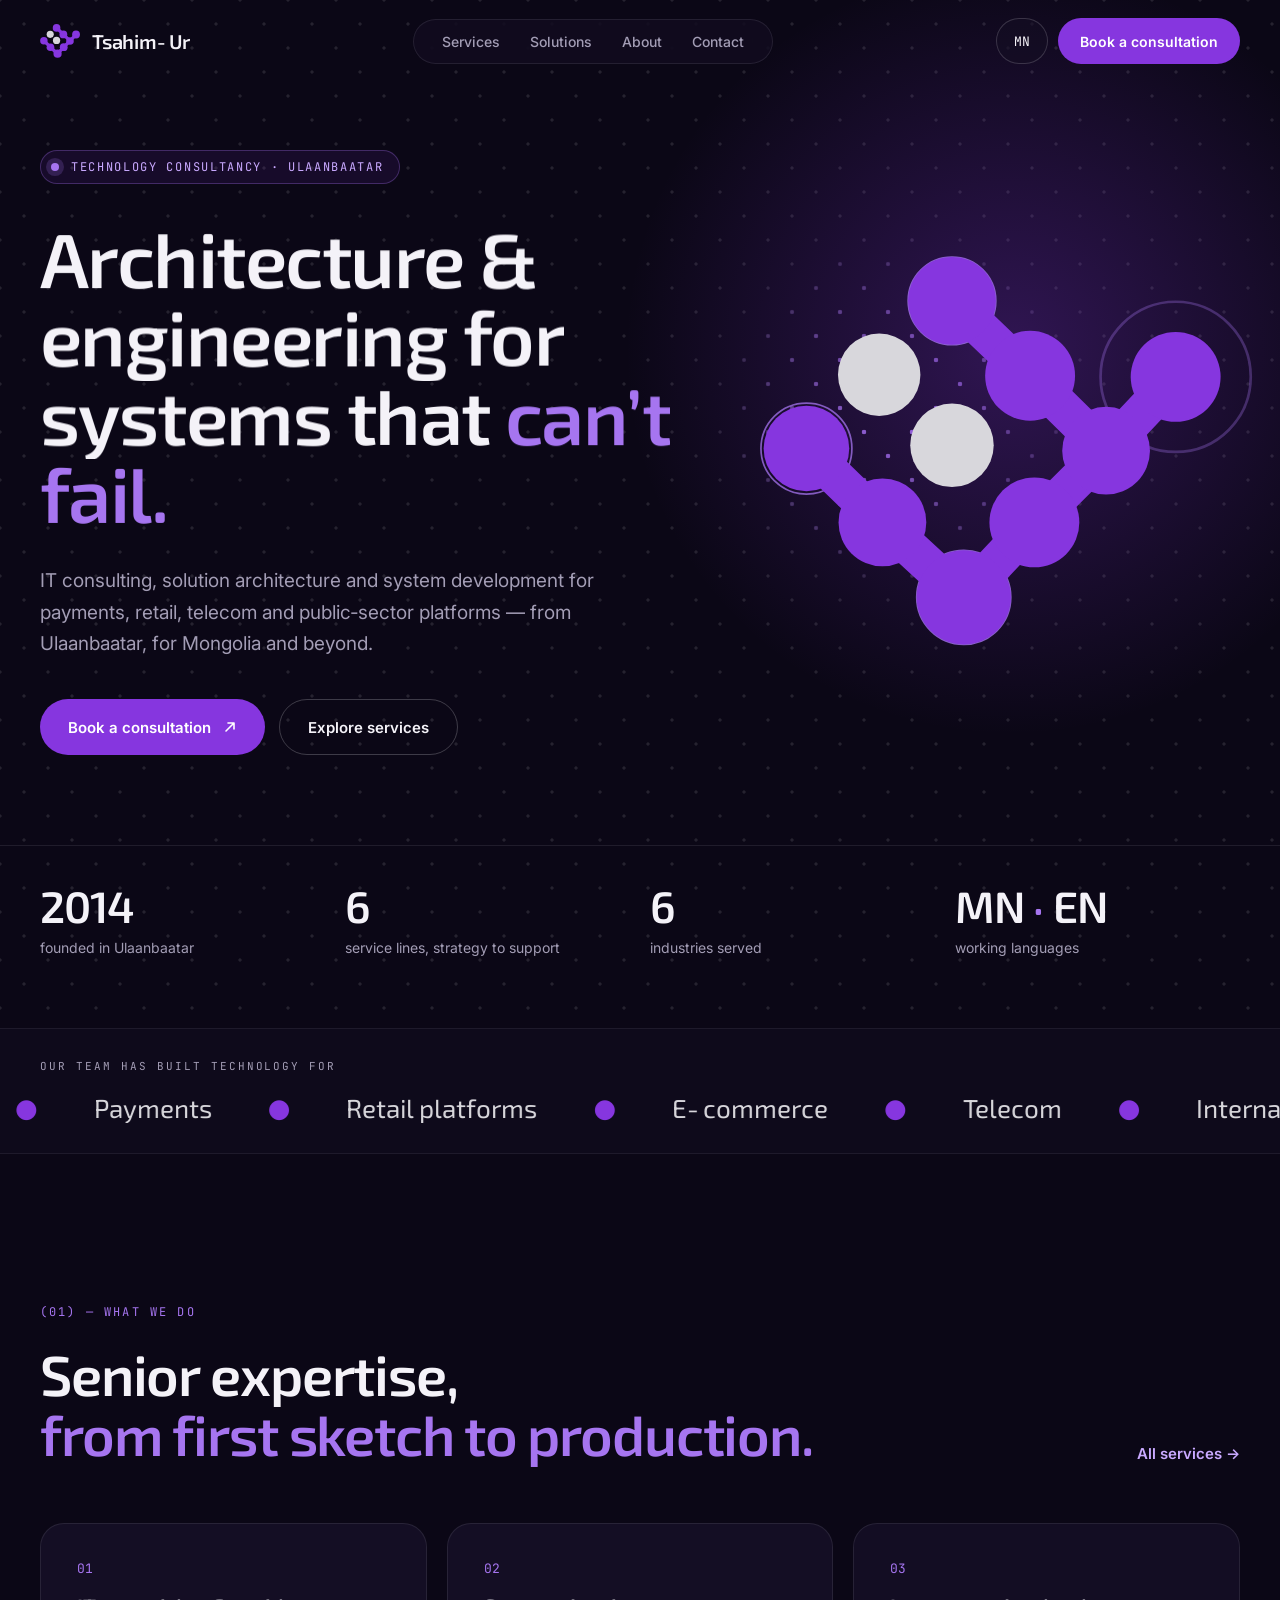
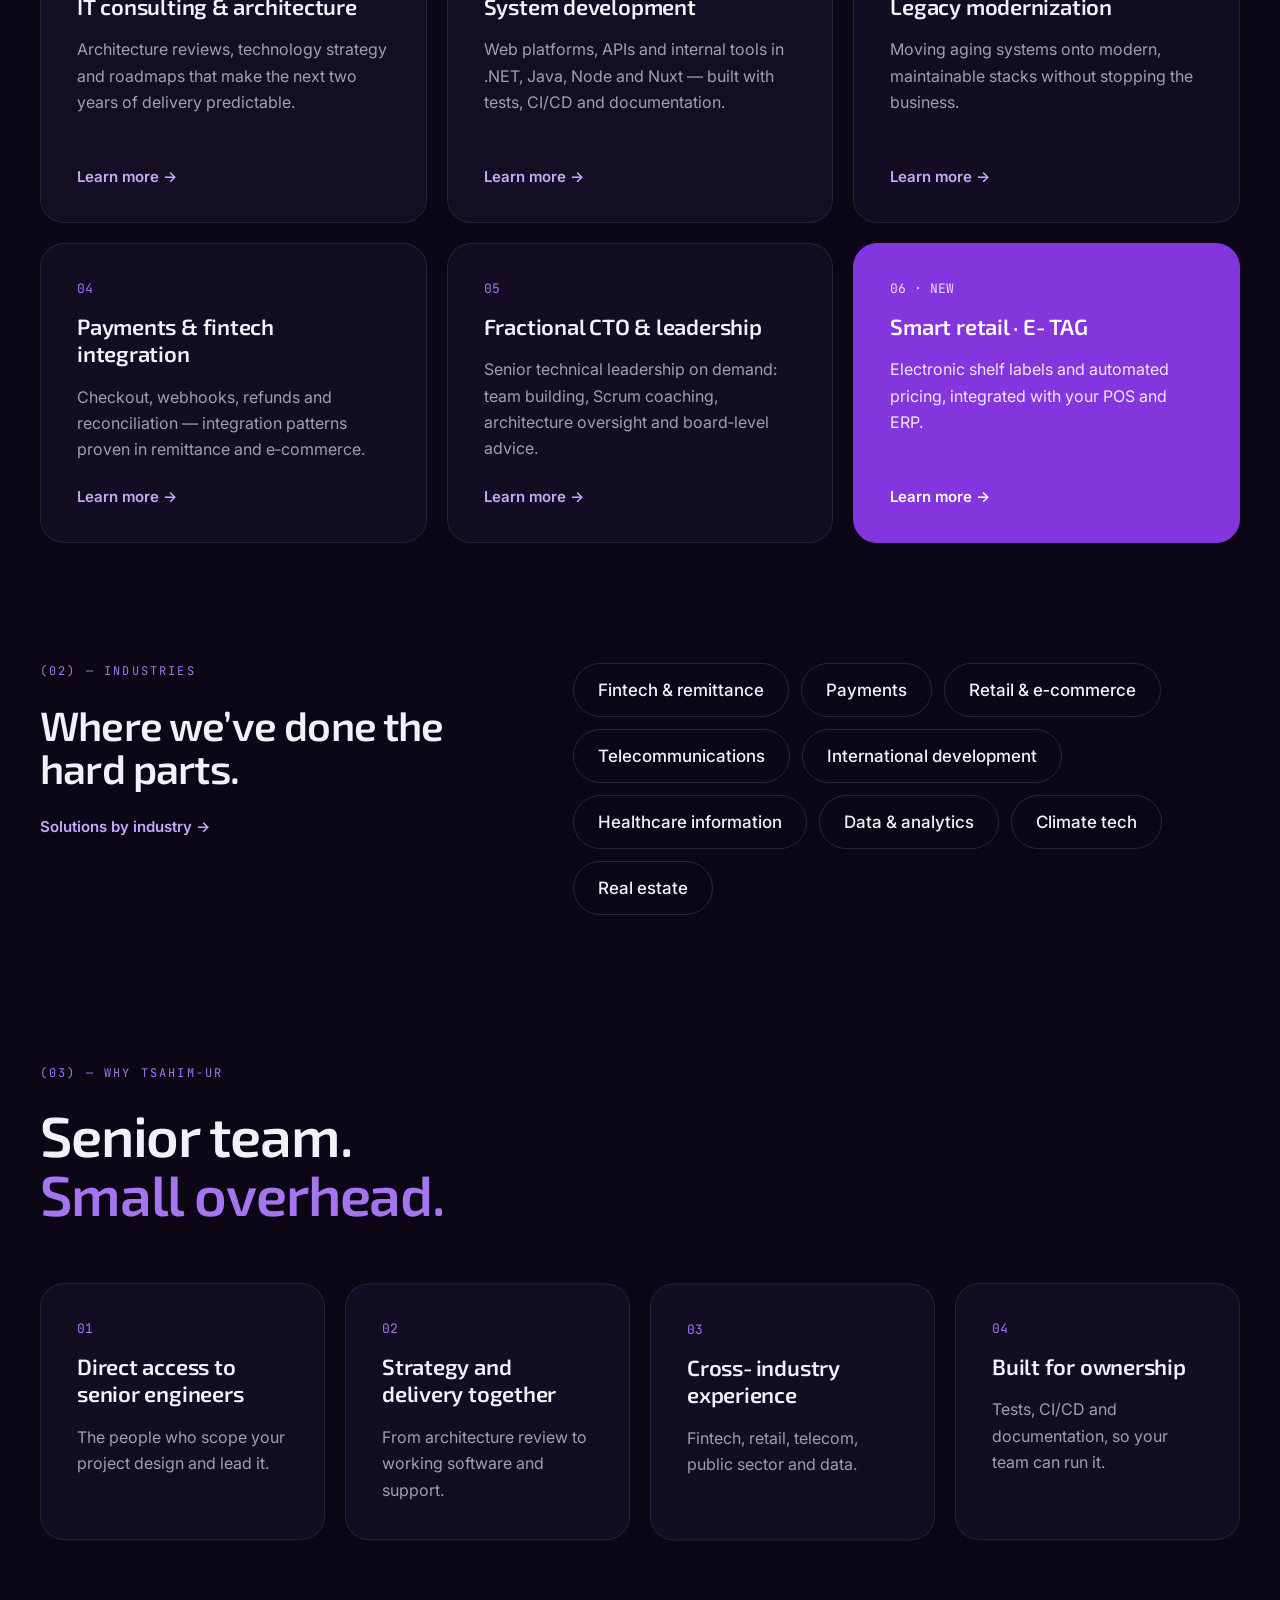
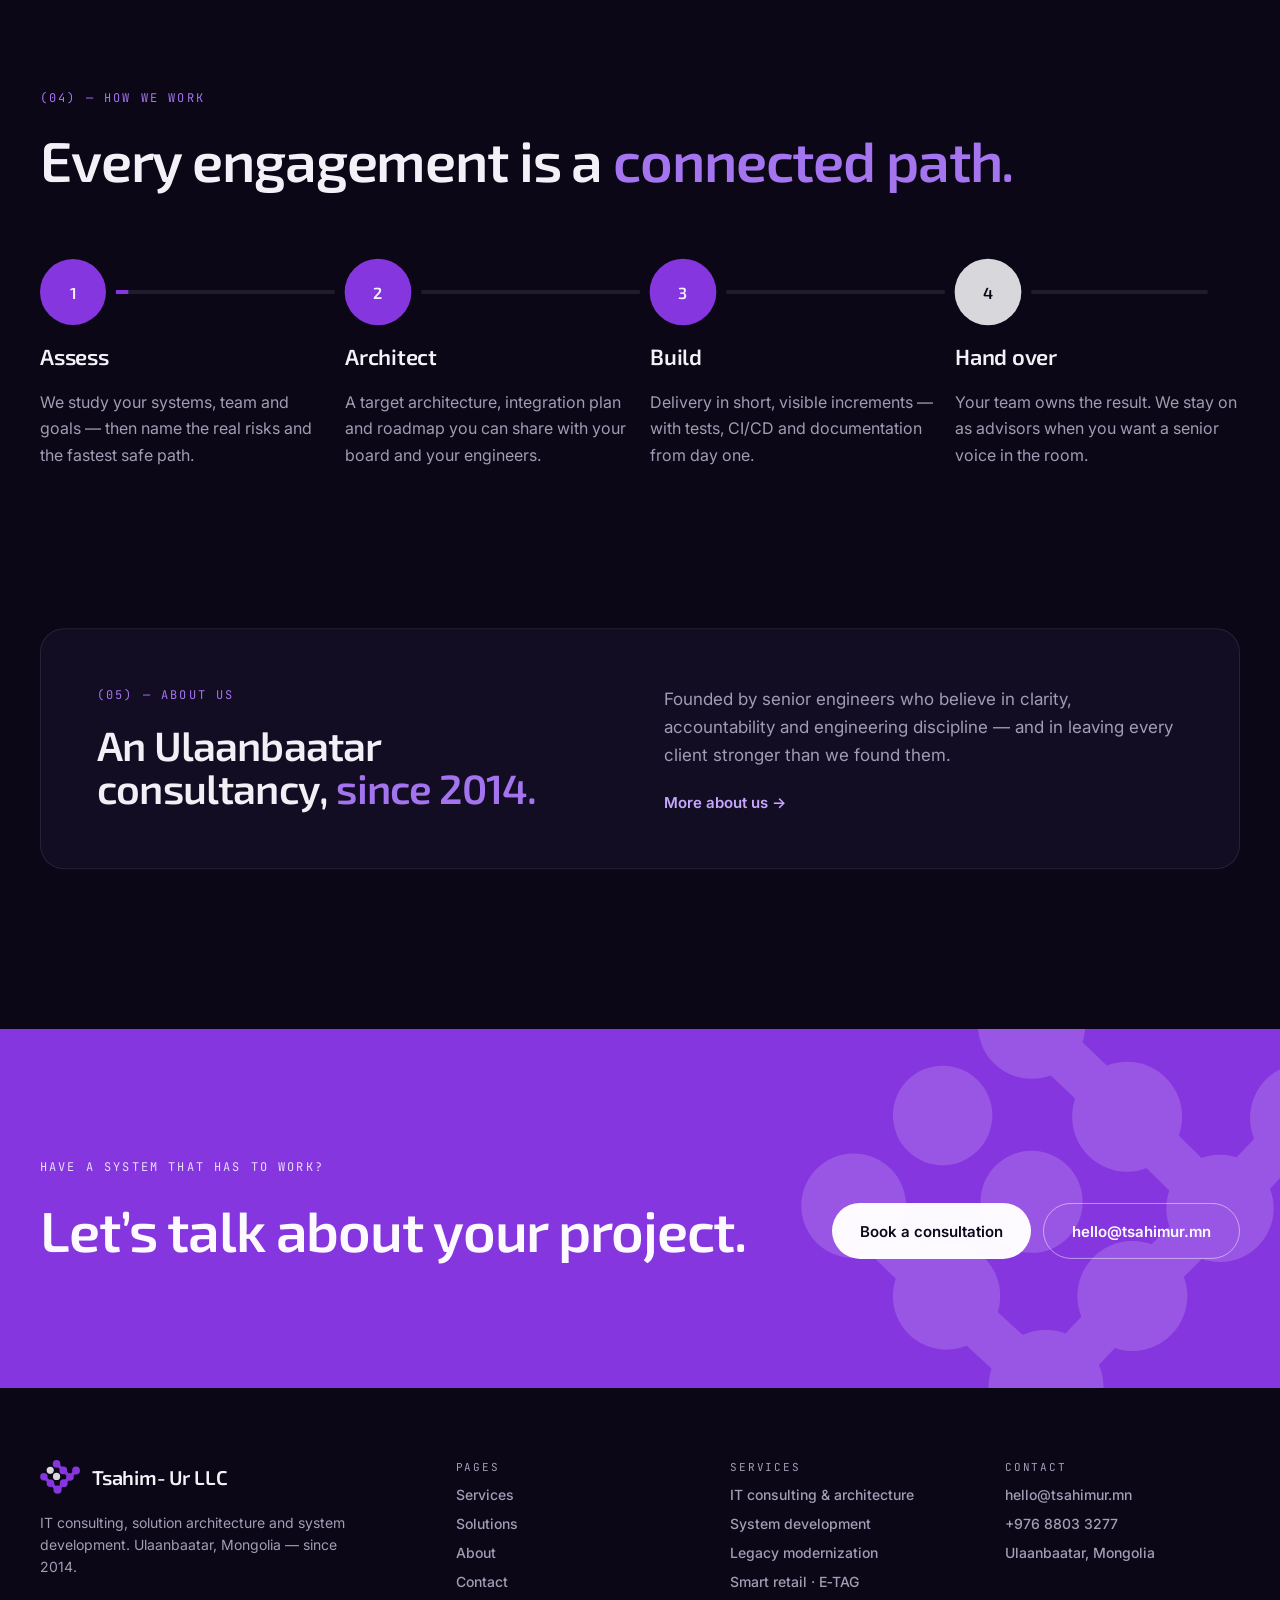
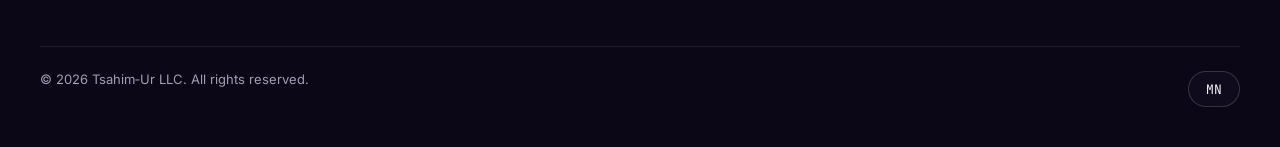
<file: index.html>
<!doctype html>
<html lang="en">
<head>
  <meta charset="utf-8">
  <meta name="viewport" content="width=device-width,initial-scale=1">
  <title>Tsahim-Ur LLC — IT Consulting & System Development</title>
  <meta name="description" content="IT consulting, solution architecture and system development for payments, retail, telecom and public-sector platforms. Ulaanbaatar, since 2014.">
  <meta name="theme-color" content="#0B0716">
  <meta name="author" content="Tsahim-Ur LLC">
  <meta name="robots" content="index,follow">
  <meta name="referrer" content="strict-origin-when-cross-origin">
  <link rel="canonical" href="https://tsahimur.mn/">
  <link rel="alternate" hreflang="en" href="https://tsahimur.mn/?lang=en">
  <link rel="alternate" hreflang="mn" href="https://tsahimur.mn/?lang=mn">
  <link rel="alternate" hreflang="x-default" href="https://tsahimur.mn/">

  <link rel="icon" sizes="48x48" href="favicon.ico">
  <link rel="icon" type="image/svg+xml" href="assets/img/logo-mark.svg">
  <link rel="icon" type="image/png" sizes="32x32" href="assets/favicons/favicon-32.png">
  <link rel="icon" type="image/png" sizes="16x16" href="assets/favicons/favicon-16.png">
  <link rel="apple-touch-icon" sizes="152x152" href="assets/favicons/apple-touch-icon-ipad-retina-152x152.png">
  <link rel="manifest" href="assets/favicons/site.webmanifest">

  <meta property="og:type" content="website">
  <meta property="og:site_name" content="Tsahim-Ur LLC">
  <meta property="og:title" content="Tsahim-Ur LLC — IT Consulting & System Development">
  <meta property="og:description" content="IT consulting, solution architecture and system development for payments, retail, telecom and public-sector platforms. Ulaanbaatar, since 2014.">
  <meta property="og:url" content="https://tsahimur.mn/">
  <meta property="og:locale" content="en_US">
  <meta property="og:locale:alternate" content="mn_MN">
  <meta property="og:image" content="https://tsahimur.mn/assets/tsahimur_logo_transparent.png">
  <meta property="og:image:alt" content="Tsahim-Ur LLC logo">
  <meta name="twitter:card" content="summary_large_image">
  <meta name="twitter:title" content="Tsahim-Ur LLC — IT Consulting & System Development">
  <meta name="twitter:description" content="IT consulting, solution architecture and system development for payments, retail, telecom and public-sector platforms. Ulaanbaatar, since 2014.">
  <meta name="twitter:image" content="https://tsahimur.mn/assets/tsahimur_logo_transparent.png">
  <script type="application/ld+json">
  {"@context":"https://schema.org","@type":"Organization","name":"Tsahim-Ur LLC","url":"https://tsahimur.mn/",
   "logo":"https://tsahimur.mn/assets/tsahimur_logo_transparent.png","email":"hello@tsahimur.mn","foundingDate":"2014",
   "address":{"@type":"PostalAddress","addressLocality":"Ulaanbaatar","addressCountry":"MN"},
   "description":"IT consulting, solution architecture and system development company in Ulaanbaatar, Mongolia."}
  </script>
  <link rel="preconnect" href="https://fonts.googleapis.com">
  <link rel="preconnect" href="https://fonts.gstatic.com" crossorigin>
  <link rel="stylesheet" href="https://fonts.googleapis.com/css2?family=Exo+2:wght@300;400;500;600;700&family=Inter:wght@300;400;500;600;700&family=JetBrains+Mono:wght@400;500&display=swap">
  <link rel="stylesheet" href="assets/css/site.css?v=202611241809">
  <script>window.SITE_URL = "https://tsahimur.mn";</script>
</head>
<body data-page="home">
<a class="skip" href="#main" data-i18n="skip">Skip to content</a>
<div class="cursor" aria-hidden="true"></div>
<div class="cursor-ring" aria-hidden="true"></div>
<header class="site-header">
  <div class="wrap">
    <a class="brand" href="./" aria-label="Tsahim-Ur home">
      <svg aria-hidden="true" viewBox="4 2 856 730"><g fill="none" stroke="#8636DF" stroke-width="70" stroke-linecap="round" stroke-linejoin="round"><polyline points="358,86 504,226 646,366 776,228"/><polyline points="646,366 512,500 380,640 228,500 86,362"/></g><g fill="#8636DF"><circle cx="358" cy="86" r="82"/><circle cx="504" cy="226" r="84"/><circle cx="646" cy="366" r="82"/><circle cx="776" cy="228" r="84"/><circle cx="512" cy="500" r="84"/><circle cx="380" cy="640" r="88"/><circle cx="228" cy="500" r="82"/><circle cx="86" cy="362" r="80"/></g><g fill="#D8D7DC"><circle cx="222" cy="224" r="76"/><circle cx="358" cy="356" r="78"/></g></svg>
      <span>Tsahim‑Ur</span>
    </a>
    <nav class="nav-links" aria-label="Primary">
      <a class="navlink" href="services/"  data-i18n="nav_services">Services</a>
      <a class="navlink" href="solutions/"  data-i18n="nav_solutions">Solutions</a>
      <a class="navlink" href="about/"  data-i18n="nav_about">About</a>
      <a class="navlink" href="contact/"  data-i18n="nav_contact">Contact</a>
    </nav>
    <div class="header-actions">
      <button class="lang-btn" type="button" data-lang-toggle data-i18n-aria="lang_switch" aria-label="Switch language"><span data-lang-label>MN</span></button>
      <a class="btn btn-v header-cta" data-magnetic href="contact/" data-i18n="cta_book">Book a consultation</a>
      <button class="menu-btn" type="button" data-menu-btn aria-expanded="false" aria-controls="mobile-nav" data-i18n-aria="menu" aria-label="Open menu">
        <svg width="18" height="18" viewBox="0 0 18 18" fill="none" aria-hidden="true"><path d="M2 6h14M2 12h14" stroke="currentColor" stroke-width="1.5" stroke-linecap="round"/></svg>
      </button>
    </div>
  </div>
  <nav class="mobile-nav" id="mobile-nav" data-mobile-nav aria-label="Mobile">
    <a class="navlink" href="./" data-i18n="nav_home">Home</a>
    <a class="navlink" href="services/" data-i18n="nav_services">Services</a>
    <a class="navlink" href="solutions/" data-i18n="nav_solutions">Solutions</a>
    <a class="navlink" href="about/" data-i18n="nav_about">About</a>
    <a class="btn btn-v" href="contact/" style="margin-top:8px;justify-content:center" data-i18n="cta_book">Book a consultation</a>
  </nav>
</header>
<main id="main">
<section class="hero">
  <div class="hero-dots" aria-hidden="true"></div>
  <div class="hero-spot" aria-hidden="true"></div>
  <div class="glow" aria-hidden="true" style="width:1100px;height:1100px;right:-280px;top:-200px"></div>
  <div class="wrap hero-grid">
    <div>
      <div class="badge" data-fade><i></i><span data-i18n="hero_badge">Technology consultancy · Ulaanbaatar</span></div>
      <h1 class="h1" data-split data-i18n="hero_title">Architecture &amp; engineering for systems that <span class="ac">can’t fail.</span></h1>
      <p class="lead" data-fade style="margin-top:34px;max-width:560px" data-i18n="hero_sub">IT consulting, solution architecture and system development for payments, retail, telecom and public‑sector platforms — from Ulaanbaatar, for Mongolia and beyond.</p>
      <div data-fade style="display:flex;flex-wrap:wrap;gap:14px;margin-top:40px">
        <a class="btn btn-v" data-magnetic href="contact/"><span data-i18n="cta_book">Book a consultation</span><svg viewBox="0 0 14 14" fill="none" aria-hidden="true"><path d="M3 11L11 3M5 3h6v6" stroke="currentColor" stroke-width="1.6" stroke-linecap="round" stroke-linejoin="round"/></svg></a>
        <a class="btn btn-o" data-magnetic href="services/" data-i18n="cta_services">Explore services</a>
      </div>
    </div>
    <div class="hero-mark" data-tilt>
      <svg role="img" aria-label="Tsahim-Ur logo" data-mark viewBox="-40 -40 936 810">
        <g fill="none" stroke="#A675F0" stroke-width="3">
          <circle data-pulse cx="776" cy="228" r="84"/><circle data-pulse cx="86" cy="362" r="80"/><circle data-pulse cx="380" cy="640" r="88"/><circle data-pulse cx="358" cy="86" r="82"/>
        </g>
        <g fill="none" stroke="#8636DF" stroke-width="70" stroke-linecap="round" stroke-linejoin="round">
          <polyline data-conn points="358,86 504,226 646,366 776,228"/>
          <polyline data-conn points="646,366 512,500 380,640 228,500 86,362"/>
        </g>
        <g fill="#8636DF">
          <circle data-node cx="86" cy="362" r="80"/><circle data-node cx="228" cy="500" r="82"/><circle data-node cx="380" cy="640" r="88"/><circle data-node cx="512" cy="500" r="84"/><circle data-node cx="646" cy="366" r="82"/><circle data-node cx="504" cy="226" r="84"/><circle data-node cx="358" cy="86" r="82"/><circle data-node cx="776" cy="228" r="84"/>
        </g>
        <g fill="#D8D7DC"><circle data-silver cx="222" cy="224" r="76"/><circle data-silver cx="358" cy="356" r="78"/></g>
      </svg>
    </div>
  </div>
  <div class="wrap g4 stats" data-fade>
    <div><div class="num"><span data-count="2014">2014</span></div><div class="small" style="margin-top:6px" data-i18n="stat1">founded in Ulaanbaatar</div></div>
    <div><div class="num"><span data-count="6">6</span></div><div class="small" style="margin-top:6px" data-i18n="stat2">service lines, strategy to support</div></div>
    <div><div class="num"><span data-count="6">6</span></div><div class="small" style="margin-top:6px" data-i18n="stat3">industries served</div></div>
    <div><div class="num">MN<span class="ac"> · </span>EN</div><div class="small" style="margin-top:6px" data-i18n="stat4">working languages</div></div>
  </div>
</section>

<section class="strip" aria-labelledby="strip-label">
  <div class="wrap mono" id="strip-label" style="font-size:11px;letter-spacing:.18em;color:var(--mist);margin-bottom:18px;text-transform:uppercase" data-i18n="strip_label">Our team has built technology for</div>
  <div class="strip-track">
    <div class="marquee" data-marquee>
      <span style="display:inline-flex;gap:56px;align-items:center;padding-right:56px"><span data-i18n="strip1">Remittance</span><b>●</b><span data-i18n="strip2">Payments</span><b>●</b><span data-i18n="strip3">Retail platforms</span><b>●</b><span data-i18n="strip4">E‑commerce</span><b>●</b><span data-i18n="strip5">Telecom</span><b>●</b><span data-i18n="strip6">International development</span><b>●</b><span data-i18n="strip7">Healthcare data</span><b>●</b><span data-i18n="strip8">Climate tech</span><b>●</b></span><span aria-hidden="true" style="display:inline-flex;gap:56px;align-items:center;padding-right:56px"><span data-i18n="strip1">Remittance</span><b>●</b><span data-i18n="strip2">Payments</span><b>●</b><span data-i18n="strip3">Retail platforms</span><b>●</b><span data-i18n="strip4">E‑commerce</span><b>●</b><span data-i18n="strip5">Telecom</span><b>●</b><span data-i18n="strip6">International development</span><b>●</b><span data-i18n="strip7">Healthcare data</span><b>●</b><span data-i18n="strip8">Climate tech</span><b>●</b></span>
    </div>
  </div>
</section>

<section style="padding:150px 0 120px">
  <div class="wrap">
    <div class="head-row">
      <div><div class="eyebrow" data-reveal data-i18n="hs_eyebrow">(01) — What we do</div><h2 class="h2" data-reveal data-i18n="hs_title">Senior expertise,<br><span class="ac">from first sketch to production.</span></h2></div>
      <a class="arrow-link" data-reveal href="services/" data-i18n="hs_all">All services →</a>
    </div>
    <div class="g3">
      <a class="card pad" data-stagger href="services/#s1" style="min-height:300px"><span class="mono ac" style="font-size:13px">01</span><h3 class="h3" data-i18n="svc1_t">IT consulting &amp; architecture</h3><p class="body" data-i18n="svc1_d">Architecture reviews, technology strategy and roadmaps that make the next two years of delivery predictable.</p><span class="arrow-link" style="margin-top:auto" data-i18n="learn_more">Learn more →</span></a>
      <a class="card pad" data-stagger href="services/#s2" style="min-height:300px"><span class="mono ac" style="font-size:13px">02</span><h3 class="h3" data-i18n="svc2_t">System development</h3><p class="body" data-i18n="svc2_d">Web platforms, APIs and internal tools in .NET, Java, Node and Nuxt — built with tests, CI/CD and documentation.</p><span class="arrow-link" style="margin-top:auto" data-i18n="learn_more">Learn more →</span></a>
      <a class="card pad" data-stagger href="services/#s3" style="min-height:300px"><span class="mono ac" style="font-size:13px">03</span><h3 class="h3" data-i18n="svc3_t">Legacy modernization</h3><p class="body" data-i18n="svc3_d">Moving aging systems onto modern, maintainable stacks without stopping the business.</p><span class="arrow-link" style="margin-top:auto" data-i18n="learn_more">Learn more →</span></a>
      <a class="card pad" data-stagger href="services/#s4" style="min-height:300px"><span class="mono ac" style="font-size:13px">04</span><h3 class="h3" data-i18n="svc4_t">Payments &amp; fintech integration</h3><p class="body" data-i18n="svc4_d">Checkout, webhooks, refunds and reconciliation — integration patterns proven in remittance and e‑commerce.</p><span class="arrow-link" style="margin-top:auto" data-i18n="learn_more">Learn more →</span></a>
      <a class="card pad" data-stagger href="services/#s5" style="min-height:300px"><span class="mono ac" style="font-size:13px">05</span><h3 class="h3" data-i18n="svc5_t">Fractional CTO &amp; leadership</h3><p class="body" data-i18n="svc5_d">Senior technical leadership on demand: team building, Scrum coaching, architecture oversight and board‑level advice.</p><span class="arrow-link" style="margin-top:auto" data-i18n="learn_more">Learn more →</span></a>
      <a class="card pad feature" data-stagger href="services/#s6" style="min-height:300px"><span class="mono" style="font-size:13px;color:#EBDDFF" data-i18n="svc6_badge">06 · NEW</span><h3 class="h3" data-i18n="svc6_t">Smart retail · E‑TAG</h3><p style="margin:0;font-size:16px;line-height:1.65;color:#F1E9FF" data-i18n="svc6_d">Electronic shelf labels and automated pricing, integrated with your POS and ERP.</p><span style="margin-top:auto;font-weight:600;font-size:15px" data-i18n="learn_more">Learn more →</span></a>
    </div>
  </div>
</section>

<section class="section">
  <div class="wrap split" style="grid-template-columns:minmax(0,1fr) minmax(0,1.4fr);align-items:start">
    <div>
      <div class="eyebrow" data-reveal data-i18n="hi_eyebrow">(02) — Industries</div>
      <h2 class="h2 sm" data-reveal data-i18n="hi_title">Where we’ve done the hard parts.</h2>
      <a class="arrow-link" data-reveal href="solutions/" style="margin-top:28px" data-i18n="hi_link">Solutions by industry →</a>
    </div>
    <div data-reveal style="display:flex;flex-wrap:wrap;gap:12px">
      <span class="pill" data-i18n="chip1">Fintech &amp; remittance</span><span class="pill" data-i18n="chip2">Payments</span><span class="pill" data-i18n="chip3">Retail &amp; e‑commerce</span><span class="pill" data-i18n="chip4">Telecommunications</span><span class="pill" data-i18n="chip5">International development</span><span class="pill" data-i18n="chip6">Healthcare information</span><span class="pill" data-i18n="chip7">Data &amp; analytics</span><span class="pill" data-i18n="chip8">Climate tech</span><span class="pill" data-i18n="chip9">Real estate</span>
    </div>
  </div>
</section>

<section class="section">
  <div class="wrap">
    <div class="eyebrow" data-reveal data-i18n="why_eyebrow">(03) — Why Tsahim‑Ur</div>
    <h2 class="h2" data-reveal style="margin-bottom:60px" data-i18n="why_title">Senior team.<br><span class="ac">Small overhead.</span></h2>
    <div class="g4">
      <div class="card pad" data-stagger><span class="mono ac" style="font-size:13px">01</span><h3 class="h3" data-i18n="why1_t">Direct access to senior engineers</h3><p class="body" data-i18n="why1_d">The people who scope your project design and lead it.</p></div>
      <div class="card pad" data-stagger><span class="mono ac" style="font-size:13px">02</span><h3 class="h3" data-i18n="why2_t">Strategy and delivery together</h3><p class="body" data-i18n="why2_d">From architecture review to working software and support.</p></div>
      <div class="card pad" data-stagger><span class="mono ac" style="font-size:13px">03</span><h3 class="h3" data-i18n="why3_t">Cross‑industry experience</h3><p class="body" data-i18n="why3_d">Fintech, retail, telecom, public sector and data.</p></div>
      <div class="card pad" data-stagger><span class="mono ac" style="font-size:13px">04</span><h3 class="h3" data-i18n="why4_t">Built for ownership</h3><p class="body" data-i18n="why4_d">Tests, CI/CD and documentation, so your team can run it.</p></div>
    </div>
  </div>
</section>

<section class="section" data-path-sec style="padding-bottom:160px">
  <div class="wrap">
    <div class="eyebrow" data-reveal data-i18n="how_eyebrow">(04) — How we work</div>
    <h2 class="h2" data-reveal style="margin-bottom:70px" data-i18n="how_title">Every engagement is a <span class="ac">connected path.</span></h2>
    <div class="path">
      <div class="path-line" aria-hidden="true"><i data-pathline></i></div>
      <ol class="g4" style="position:relative;margin:0;padding:0;list-style:none">
        <li class="step"><span class="step-node">1</span><h3 class="h3" data-i18n="how1_t">Assess</h3><p class="body" data-i18n="how1_d">We study your systems, team and goals — then name the real risks and the fastest safe path.</p></li>
        <li class="step"><span class="step-node">2</span><h3 class="h3" data-i18n="how2_t">Architect</h3><p class="body" data-i18n="how2_d">A target architecture, integration plan and roadmap you can share with your board and your engineers.</p></li>
        <li class="step"><span class="step-node">3</span><h3 class="h3" data-i18n="how3_t">Build</h3><p class="body" data-i18n="how3_d">Delivery in short, visible increments — with tests, CI/CD and documentation from day one.</p></li>
        <li class="step"><span class="step-node silver">4</span><h3 class="h3" data-i18n="how4_t">Hand over</h3><p class="body" data-i18n="how4_d">Your team owns the result. We stay on as advisors when you want a senior voice in the room.</p></li>
      </ol>
    </div>
  </div>
</section>

<section class="section" style="padding-bottom:160px">
  <div class="wrap">
    <div class="card split" data-reveal style="padding:56px;align-items:center;gap:48px">
      <div><div class="eyebrow" style="margin-bottom:20px" data-i18n="ha_eyebrow">(05) — About us</div><h2 class="h2 sm" data-i18n="ha_title">An Ulaanbaatar consultancy, <span class="ac">since 2014.</span></h2></div>
      <div style="display:flex;flex-direction:column;gap:24px;align-items:flex-start"><p class="lead" style="font-size:17px" data-i18n="ha_body">Founded by senior engineers who believe in clarity, accountability and engineering discipline — and in leaving every client stronger than we found them.</p><a class="arrow-link" href="about/" data-i18n="ha_link">More about us →</a></div>
    </div>
  </div>
</section>
</main>
<section class="cta-band">
  <svg class="mark" aria-hidden="true" viewBox="4 2 856 730"><g fill="none" stroke="#fff" stroke-width="70" stroke-linecap="round" stroke-linejoin="round"><polyline points="358,86 504,226 646,366 776,228"/><polyline points="646,366 512,500 380,640 228,500 86,362"/></g><g fill="#fff"><circle cx="358" cy="86" r="82"/><circle cx="504" cy="226" r="84"/><circle cx="646" cy="366" r="82"/><circle cx="776" cy="228" r="84"/><circle cx="512" cy="500" r="84"/><circle cx="380" cy="640" r="88"/><circle cx="228" cy="500" r="82"/><circle cx="86" cy="362" r="80"/><circle cx="222" cy="224" r="76"/><circle cx="358" cy="356" r="78"/></g></svg>
  <div class="wrap">
    <div style="max-width:760px">
      <div class="eyebrow" data-reveal style="color:#EBDDFF" data-i18n="band_eyebrow">Have a system that has to work?</div>
      <h2 class="h2" data-reveal style="color:#fff" data-i18n="band_title">Let’s talk about your project.</h2>
    </div>
    <div data-reveal style="display:flex;flex-wrap:wrap;gap:12px">
      <a class="btn btn-w" data-magnetic href="contact/" data-i18n="cta_book">Book a consultation</a>
      <a class="btn btn-ow" data-magnetic href="mailto:hello@tsahimur.mn">hello@tsahimur.mn</a>
    </div>
  </div>
</section>
<footer class="site-footer">
  <div class="wrap">
    <div class="foot-grid">
      <div class="foot-col" style="gap:18px">
        <span class="brand"><svg aria-hidden="true" viewBox="4 2 856 730"><g fill="none" stroke="#8636DF" stroke-width="70" stroke-linecap="round" stroke-linejoin="round"><polyline points="358,86 504,226 646,366 776,228"/><polyline points="646,366 512,500 380,640 228,500 86,362"/></g><g fill="#8636DF"><circle cx="358" cy="86" r="82"/><circle cx="504" cy="226" r="84"/><circle cx="646" cy="366" r="82"/><circle cx="776" cy="228" r="84"/><circle cx="512" cy="500" r="84"/><circle cx="380" cy="640" r="88"/><circle cx="228" cy="500" r="82"/><circle cx="86" cy="362" r="80"/></g><g fill="#D8D7DC"><circle cx="222" cy="224" r="76"/><circle cx="358" cy="356" r="78"/></g></svg><span>Tsahim‑Ur LLC</span></span>
        <p class="small" style="margin:0;max-width:320px" data-i18n="foot_tag">IT consulting, solution architecture and system development. Ulaanbaatar, Mongolia — since 2014.</p>
      </div>
      <nav class="foot-col" aria-label="Footer">
        <span class="foot-label" data-i18n="foot_pages">Pages</span>
        <a class="navlink" href="services/" data-i18n="nav_services">Services</a>
        <a class="navlink" href="solutions/" data-i18n="nav_solutions">Solutions</a>
        <a class="navlink" href="about/" data-i18n="nav_about">About</a>
        <a class="navlink" href="contact/" data-i18n="nav_contact">Contact</a>
      </nav>
      <div class="foot-col">
        <span class="foot-label" data-i18n="foot_services">Services</span>
        <a class="navlink" href="services/#s1" data-i18n="svc1_t">IT consulting &amp; architecture</a>
        <a class="navlink" href="services/#s2" data-i18n="svc2_t">System development</a>
        <a class="navlink" href="services/#s3" data-i18n="svc3_t">Legacy modernization</a>
        <a class="navlink" href="services/#s6" data-i18n="svc6_t">Smart retail · E‑TAG</a>
      </div>
      <div class="foot-col">
        <span class="foot-label" data-i18n="foot_contact">Contact</span>
        <a class="navlink" href="mailto:hello@tsahimur.mn">hello@tsahimur.mn</a>
        <a class="navlink" href="tel:+97688033277">+976 8803 3277</a>
        <span class="navlink" data-i18n="foot_loc">Ulaanbaatar, Mongolia</span>
      </div>
    </div>
    <div class="line" style="margin:56px 0 24px"></div>
    <div class="foot-bottom">
      <span>© <span data-year>2026</span> Tsahim‑Ur LLC. <span data-i18n="foot_rights">All rights reserved.</span></span>
      <button class="lang-btn" type="button" data-lang-toggle data-i18n-aria="lang_switch" aria-label="Switch language" style="height:36px"><span data-lang-label>MN</span></button>
    </div>
  </div>
</footer>
<script src="assets/js/i18n.js?v=202611241809"></script>
<script src="assets/vendor/gsap.min.js"></script>
<script src="assets/vendor/ScrollTrigger.min.js"></script>
<script src="assets/vendor/lenis.min.js"></script>
<script src="assets/js/site.js?v=202611241809"></script>
</body>
</html>
</file>
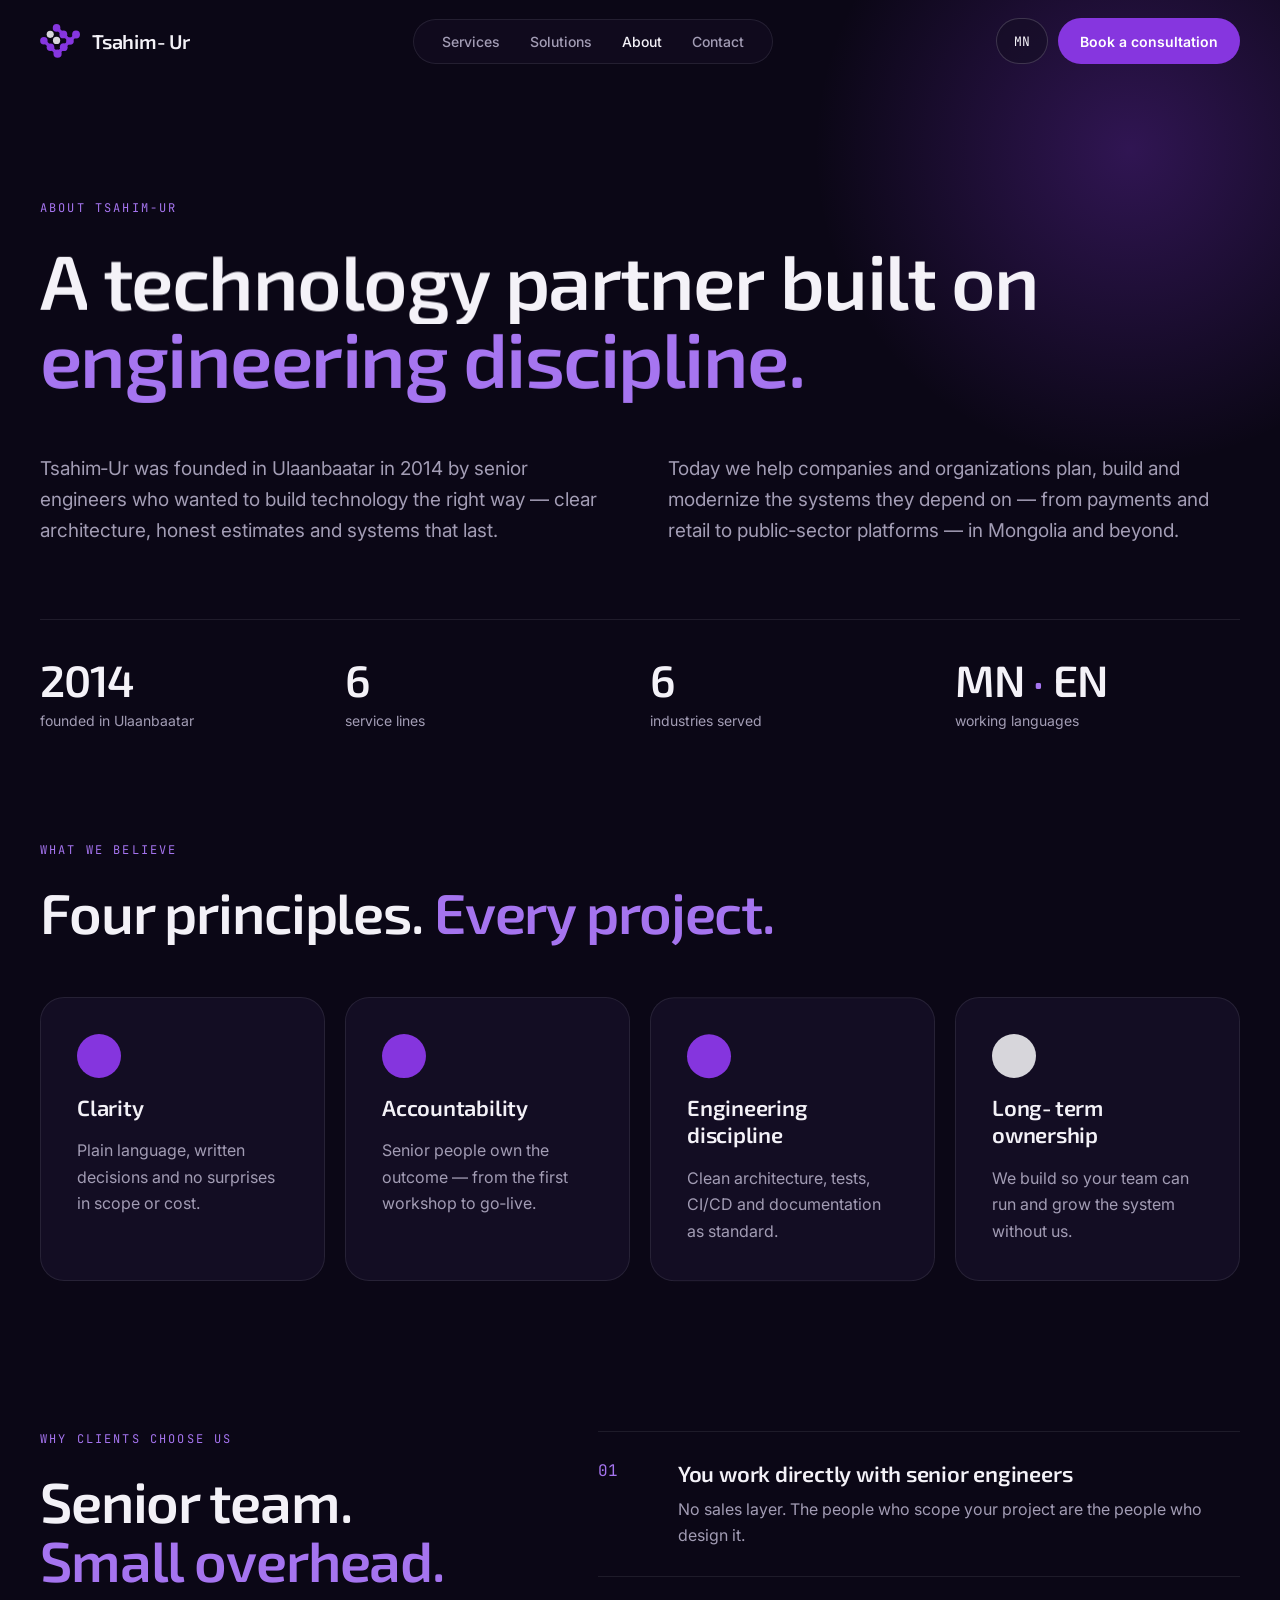
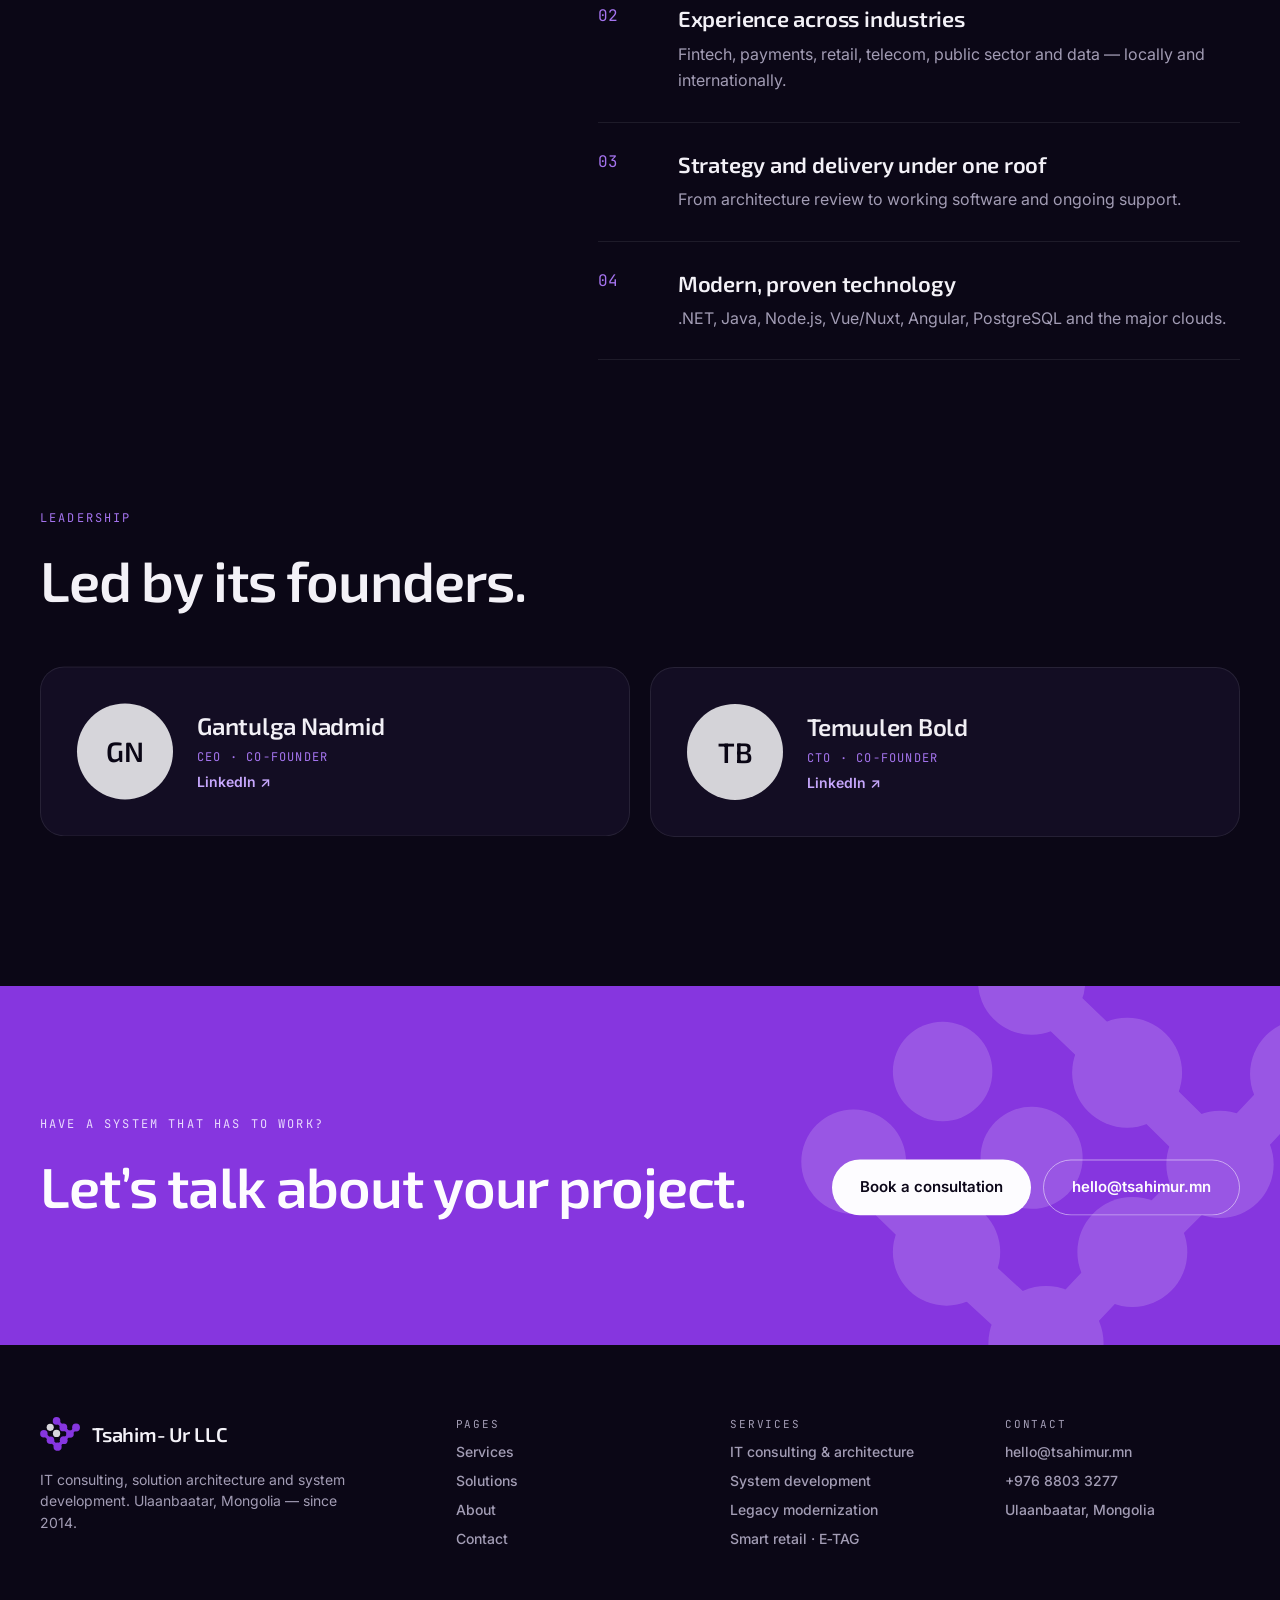
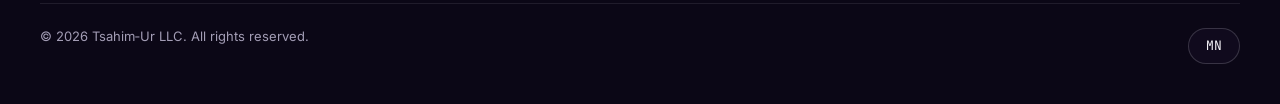
<file: about/index.html>
<!doctype html>
<html lang="en">
<head>
  <meta charset="utf-8">
  <meta name="viewport" content="width=device-width,initial-scale=1">
  <title>About — Tsahim-Ur LLC</title>
  <meta name="description" content="An Ulaanbaatar technology consultancy founded in 2014 by senior engineers. Clarity, accountability and engineering discipline.">
  <meta name="theme-color" content="#0B0716">
  <meta name="author" content="Tsahim-Ur LLC">
  <meta name="robots" content="index,follow">
  <meta name="referrer" content="strict-origin-when-cross-origin">
  <link rel="canonical" href="https://tsahimur.mn/about/">
  <link rel="alternate" hreflang="en" href="https://tsahimur.mn/about/?lang=en">
  <link rel="alternate" hreflang="mn" href="https://tsahimur.mn/about/?lang=mn">
  <link rel="alternate" hreflang="x-default" href="https://tsahimur.mn/about/">

  <link rel="icon" sizes="48x48" href="../favicon.ico">
  <link rel="icon" type="image/svg+xml" href="../assets/img/logo-mark.svg">
  <link rel="icon" type="image/png" sizes="32x32" href="../assets/favicons/favicon-32.png">
  <link rel="icon" type="image/png" sizes="16x16" href="../assets/favicons/favicon-16.png">
  <link rel="apple-touch-icon" sizes="152x152" href="../assets/favicons/apple-touch-icon-ipad-retina-152x152.png">
  <link rel="manifest" href="../assets/favicons/site.webmanifest">

  <meta property="og:type" content="website">
  <meta property="og:site_name" content="Tsahim-Ur LLC">
  <meta property="og:title" content="About — Tsahim-Ur LLC">
  <meta property="og:description" content="An Ulaanbaatar technology consultancy founded in 2014 by senior engineers. Clarity, accountability and engineering discipline.">
  <meta property="og:url" content="https://tsahimur.mn/about/">
  <meta property="og:locale" content="en_US">
  <meta property="og:locale:alternate" content="mn_MN">
  <meta property="og:image" content="https://tsahimur.mn/assets/tsahimur_logo_transparent.png">
  <meta property="og:image:alt" content="Tsahim-Ur LLC logo">
  <meta name="twitter:card" content="summary_large_image">
  <meta name="twitter:title" content="About — Tsahim-Ur LLC">
  <meta name="twitter:description" content="An Ulaanbaatar technology consultancy founded in 2014 by senior engineers. Clarity, accountability and engineering discipline.">
  <meta name="twitter:image" content="https://tsahimur.mn/assets/tsahimur_logo_transparent.png">

  <link rel="preconnect" href="https://fonts.googleapis.com">
  <link rel="preconnect" href="https://fonts.gstatic.com" crossorigin>
  <link rel="stylesheet" href="https://fonts.googleapis.com/css2?family=Exo+2:wght@300;400;500;600;700&family=Inter:wght@300;400;500;600;700&family=JetBrains+Mono:wght@400;500&display=swap">
  <link rel="stylesheet" href="../assets/css/site.css?v=202611241809">
  <script>window.SITE_URL = "https://tsahimur.mn";</script>
</head>
<body data-page="about">
<a class="skip" href="#main" data-i18n="skip">Skip to content</a>
<div class="cursor" aria-hidden="true"></div>
<div class="cursor-ring" aria-hidden="true"></div>
<header class="site-header">
  <div class="wrap">
    <a class="brand" href="../" aria-label="Tsahim-Ur home">
      <svg aria-hidden="true" viewBox="4 2 856 730"><g fill="none" stroke="#8636DF" stroke-width="70" stroke-linecap="round" stroke-linejoin="round"><polyline points="358,86 504,226 646,366 776,228"/><polyline points="646,366 512,500 380,640 228,500 86,362"/></g><g fill="#8636DF"><circle cx="358" cy="86" r="82"/><circle cx="504" cy="226" r="84"/><circle cx="646" cy="366" r="82"/><circle cx="776" cy="228" r="84"/><circle cx="512" cy="500" r="84"/><circle cx="380" cy="640" r="88"/><circle cx="228" cy="500" r="82"/><circle cx="86" cy="362" r="80"/></g><g fill="#D8D7DC"><circle cx="222" cy="224" r="76"/><circle cx="358" cy="356" r="78"/></g></svg>
      <span>Tsahim‑Ur</span>
    </a>
    <nav class="nav-links" aria-label="Primary">
      <a class="navlink" href="../services/"  data-i18n="nav_services">Services</a>
      <a class="navlink" href="../solutions/"  data-i18n="nav_solutions">Solutions</a>
      <a class="navlink" href="../about/" aria-current="page" data-i18n="nav_about">About</a>
      <a class="navlink" href="../contact/"  data-i18n="nav_contact">Contact</a>
    </nav>
    <div class="header-actions">
      <button class="lang-btn" type="button" data-lang-toggle data-i18n-aria="lang_switch" aria-label="Switch language"><span data-lang-label>MN</span></button>
      <a class="btn btn-v header-cta" data-magnetic href="../contact/" data-i18n="cta_book">Book a consultation</a>
      <button class="menu-btn" type="button" data-menu-btn aria-expanded="false" aria-controls="mobile-nav" data-i18n-aria="menu" aria-label="Open menu">
        <svg width="18" height="18" viewBox="0 0 18 18" fill="none" aria-hidden="true"><path d="M2 6h14M2 12h14" stroke="currentColor" stroke-width="1.5" stroke-linecap="round"/></svg>
      </button>
    </div>
  </div>
  <nav class="mobile-nav" id="mobile-nav" data-mobile-nav aria-label="Mobile">
    <a class="navlink" href="../" data-i18n="nav_home">Home</a>
    <a class="navlink" href="../services/" data-i18n="nav_services">Services</a>
    <a class="navlink" href="../solutions/" data-i18n="nav_solutions">Solutions</a>
    <a class="navlink" href="../about/" data-i18n="nav_about">About</a>
    <a class="btn btn-v" href="../contact/" style="margin-top:8px;justify-content:center" data-i18n="cta_book">Book a consultation</a>
  </nav>
</header>
<main id="main">
<section class="page-hero" style="padding-bottom:110px">
  <div class="glow" aria-hidden="true" style="width:900px;height:900px;right:-300px;top:-300px"></div>
  <div class="wrap" style="position:relative">
    <div class="eyebrow" data-fade data-i18n="ab_eyebrow">About Tsahim‑Ur</div>
    <h1 class="h1" data-split style="max-width:1150px" data-i18n="ab_title">A technology partner built on <span class="ac">engineering discipline.</span></h1>
    <div class="split" data-fade style="margin-top:56px"><p class="lead" data-i18n="ab_p1">Tsahim‑Ur was founded in Ulaanbaatar in 2014 by senior engineers who wanted to build technology the right way — clear architecture, honest estimates and systems that last.</p><p class="lead" data-i18n="ab_p2">Today we help companies and organizations plan, build and modernize the systems they depend on — from payments and retail to public‑sector platforms — in Mongolia and beyond.</p></div>
    <div class="g4 stats" data-fade style="margin-top:72px">
      <div><div class="num">2014</div><div class="small" style="margin-top:6px" data-i18n="stat1">founded in Ulaanbaatar</div></div>
      <div><div class="num">6</div><div class="small" style="margin-top:6px" data-i18n="ab_stat2">service lines</div></div>
      <div><div class="num">6</div><div class="small" style="margin-top:6px" data-i18n="stat3">industries served</div></div>
      <div><div class="num">MN<span class="ac"> · </span>EN</div><div class="small" style="margin-top:6px" data-i18n="stat4">working languages</div></div>
    </div>
  </div>
</section>
<section class="section">
  <div class="wrap">
    <div class="eyebrow" data-reveal data-i18n="val_eyebrow">What we believe</div>
    <h2 class="h2" data-reveal style="margin-bottom:56px" data-i18n="val_title">Four principles. <span class="ac">Every project.</span></h2>
    <div class="g4">
      <div class="card pad" data-stagger><span style="width:44px;height:44px;border-radius:50%;background:var(--violet)"></span><h3 class="h3" data-i18n="val1_t">Clarity</h3><p class="body" data-i18n="val1_d">Plain language, written decisions and no surprises in scope or cost.</p></div>
      <div class="card pad" data-stagger><span style="width:44px;height:44px;border-radius:50%;background:var(--violet)"></span><h3 class="h3" data-i18n="val2_t">Accountability</h3><p class="body" data-i18n="val2_d">Senior people own the outcome — from the first workshop to go‑live.</p></div>
      <div class="card pad" data-stagger><span style="width:44px;height:44px;border-radius:50%;background:var(--violet)"></span><h3 class="h3" data-i18n="val3_t">Engineering discipline</h3><p class="body" data-i18n="val3_d">Clean architecture, tests, CI/CD and documentation as standard.</p></div>
      <div class="card pad" data-stagger><span style="width:44px;height:44px;border-radius:50%;background:var(--silver)"></span><h3 class="h3" data-i18n="val4_t">Long‑term ownership</h3><p class="body" data-i18n="val4_d">We build so your team can run and grow the system without us.</p></div>
    </div>
  </div>
</section>
<section class="section">
  <div class="wrap split" style="grid-template-columns:minmax(0,1fr) minmax(0,1.3fr);gap:64px;align-items:start">
    <div><div class="eyebrow" data-reveal data-i18n="wy_eyebrow">Why clients choose us</div><h2 class="h2" data-reveal data-i18n="why_title">Senior team.<br><span class="ac">Small overhead.</span></h2></div>
    <div>
      <div data-reveal style="display:grid;grid-template-columns:60px minmax(0,1fr);gap:20px;padding:28px 0;border-top:1px solid var(--line)"><span class="mono ac">01</span><div><h3 class="h3" style="margin-bottom:8px" data-i18n="wy1_t">You work directly with senior engineers</h3><p class="body" data-i18n="wy1_d">No sales layer. The people who scope your project are the people who design it.</p></div></div>
      <div data-reveal style="display:grid;grid-template-columns:60px minmax(0,1fr);gap:20px;padding:28px 0;border-top:1px solid var(--line)"><span class="mono ac">02</span><div><h3 class="h3" style="margin-bottom:8px" data-i18n="wy2_t">Experience across industries</h3><p class="body" data-i18n="wy2_d">Fintech, payments, retail, telecom, public sector and data — locally and internationally.</p></div></div>
      <div data-reveal style="display:grid;grid-template-columns:60px minmax(0,1fr);gap:20px;padding:28px 0;border-top:1px solid var(--line)"><span class="mono ac">03</span><div><h3 class="h3" style="margin-bottom:8px" data-i18n="wy3_t">Strategy and delivery under one roof</h3><p class="body" data-i18n="wy3_d">From architecture review to working software and ongoing support.</p></div></div>
      <div data-reveal style="display:grid;grid-template-columns:60px minmax(0,1fr);gap:20px;padding:28px 0;border-top:1px solid var(--line);border-bottom:1px solid var(--line)"><span class="mono ac">04</span><div><h3 class="h3" style="margin-bottom:8px" data-i18n="wy4_t">Modern, proven technology</h3><p class="body" data-i18n="wy4_d">.NET, Java, Node.js, Vue/Nuxt, Angular, PostgreSQL and the major clouds.</p></div></div>
    </div>
  </div>
</section>
<section class="section">
  <div class="wrap">
    <div class="eyebrow" data-reveal data-i18n="ld_eyebrow">Leadership</div>
    <h2 class="h2" data-reveal style="margin-bottom:56px" data-i18n="ld_title">Led by its founders.</h2>
    <div class="g2">
      <div class="card" data-stagger style="padding:36px;display:flex;gap:24px;align-items:center">
        <span class="avatar" aria-hidden="true" style="width:96px;height:96px;font-size:28px">GN</span>
        <div style="display:flex;flex-direction:column;gap:8px"><h3 class="h3" style="font-size:24px">Gantulga Nadmid</h3><span class="mono ac" style="font-size:12px;letter-spacing:.1em;text-transform:uppercase" data-i18n="gn_role">CEO · Co‑founder</span><a class="arrow-link" href="https://www.linkedin.com/in/gantulga-nadmid/" target="_blank" rel="noopener" style="font-size:14px">LinkedIn ↗</a></div>
      </div>
      <div class="card" data-stagger style="padding:36px;display:flex;gap:24px;align-items:center">
        <span class="avatar" aria-hidden="true" style="width:96px;height:96px;font-size:28px">TB</span>
        <div style="display:flex;flex-direction:column;gap:8px"><h3 class="h3" style="font-size:24px">Temuulen Bold</h3><span class="mono ac" style="font-size:12px;letter-spacing:.1em;text-transform:uppercase" data-i18n="tb_role">CTO · Co‑founder</span><a class="arrow-link" href="https://www.linkedin.com/in/temuulen-bold-905349135/" target="_blank" rel="noopener" style="font-size:14px">LinkedIn ↗</a></div>
      </div>
    </div>
  </div>
</section>
</main>
<section class="cta-band">
  <svg class="mark" aria-hidden="true" viewBox="4 2 856 730"><g fill="none" stroke="#fff" stroke-width="70" stroke-linecap="round" stroke-linejoin="round"><polyline points="358,86 504,226 646,366 776,228"/><polyline points="646,366 512,500 380,640 228,500 86,362"/></g><g fill="#fff"><circle cx="358" cy="86" r="82"/><circle cx="504" cy="226" r="84"/><circle cx="646" cy="366" r="82"/><circle cx="776" cy="228" r="84"/><circle cx="512" cy="500" r="84"/><circle cx="380" cy="640" r="88"/><circle cx="228" cy="500" r="82"/><circle cx="86" cy="362" r="80"/><circle cx="222" cy="224" r="76"/><circle cx="358" cy="356" r="78"/></g></svg>
  <div class="wrap">
    <div style="max-width:760px">
      <div class="eyebrow" data-reveal style="color:#EBDDFF" data-i18n="band_eyebrow">Have a system that has to work?</div>
      <h2 class="h2" data-reveal style="color:#fff" data-i18n="band_title">Let’s talk about your project.</h2>
    </div>
    <div data-reveal style="display:flex;flex-wrap:wrap;gap:12px">
      <a class="btn btn-w" data-magnetic href="../contact/" data-i18n="cta_book">Book a consultation</a>
      <a class="btn btn-ow" data-magnetic href="mailto:hello@tsahimur.mn">hello@tsahimur.mn</a>
    </div>
  </div>
</section>
<footer class="site-footer">
  <div class="wrap">
    <div class="foot-grid">
      <div class="foot-col" style="gap:18px">
        <span class="brand"><svg aria-hidden="true" viewBox="4 2 856 730"><g fill="none" stroke="#8636DF" stroke-width="70" stroke-linecap="round" stroke-linejoin="round"><polyline points="358,86 504,226 646,366 776,228"/><polyline points="646,366 512,500 380,640 228,500 86,362"/></g><g fill="#8636DF"><circle cx="358" cy="86" r="82"/><circle cx="504" cy="226" r="84"/><circle cx="646" cy="366" r="82"/><circle cx="776" cy="228" r="84"/><circle cx="512" cy="500" r="84"/><circle cx="380" cy="640" r="88"/><circle cx="228" cy="500" r="82"/><circle cx="86" cy="362" r="80"/></g><g fill="#D8D7DC"><circle cx="222" cy="224" r="76"/><circle cx="358" cy="356" r="78"/></g></svg><span>Tsahim‑Ur LLC</span></span>
        <p class="small" style="margin:0;max-width:320px" data-i18n="foot_tag">IT consulting, solution architecture and system development. Ulaanbaatar, Mongolia — since 2014.</p>
      </div>
      <nav class="foot-col" aria-label="Footer">
        <span class="foot-label" data-i18n="foot_pages">Pages</span>
        <a class="navlink" href="../services/" data-i18n="nav_services">Services</a>
        <a class="navlink" href="../solutions/" data-i18n="nav_solutions">Solutions</a>
        <a class="navlink" href="../about/" data-i18n="nav_about">About</a>
        <a class="navlink" href="../contact/" data-i18n="nav_contact">Contact</a>
      </nav>
      <div class="foot-col">
        <span class="foot-label" data-i18n="foot_services">Services</span>
        <a class="navlink" href="../services/#s1" data-i18n="svc1_t">IT consulting &amp; architecture</a>
        <a class="navlink" href="../services/#s2" data-i18n="svc2_t">System development</a>
        <a class="navlink" href="../services/#s3" data-i18n="svc3_t">Legacy modernization</a>
        <a class="navlink" href="../services/#s6" data-i18n="svc6_t">Smart retail · E‑TAG</a>
      </div>
      <div class="foot-col">
        <span class="foot-label" data-i18n="foot_contact">Contact</span>
        <a class="navlink" href="mailto:hello@tsahimur.mn">hello@tsahimur.mn</a>
        <a class="navlink" href="tel:+97688033277">+976 8803 3277</a>
        <span class="navlink" data-i18n="foot_loc">Ulaanbaatar, Mongolia</span>
      </div>
    </div>
    <div class="line" style="margin:56px 0 24px"></div>
    <div class="foot-bottom">
      <span>© <span data-year>2026</span> Tsahim‑Ur LLC. <span data-i18n="foot_rights">All rights reserved.</span></span>
      <button class="lang-btn" type="button" data-lang-toggle data-i18n-aria="lang_switch" aria-label="Switch language" style="height:36px"><span data-lang-label>MN</span></button>
    </div>
  </div>
</footer>
<script src="../assets/js/i18n.js?v=202611241809"></script>
<script src="../assets/vendor/gsap.min.js"></script>
<script src="../assets/vendor/ScrollTrigger.min.js"></script>
<script src="../assets/vendor/lenis.min.js"></script>
<script src="../assets/js/site.js?v=202611241809"></script>
</body>
</html>
</file>
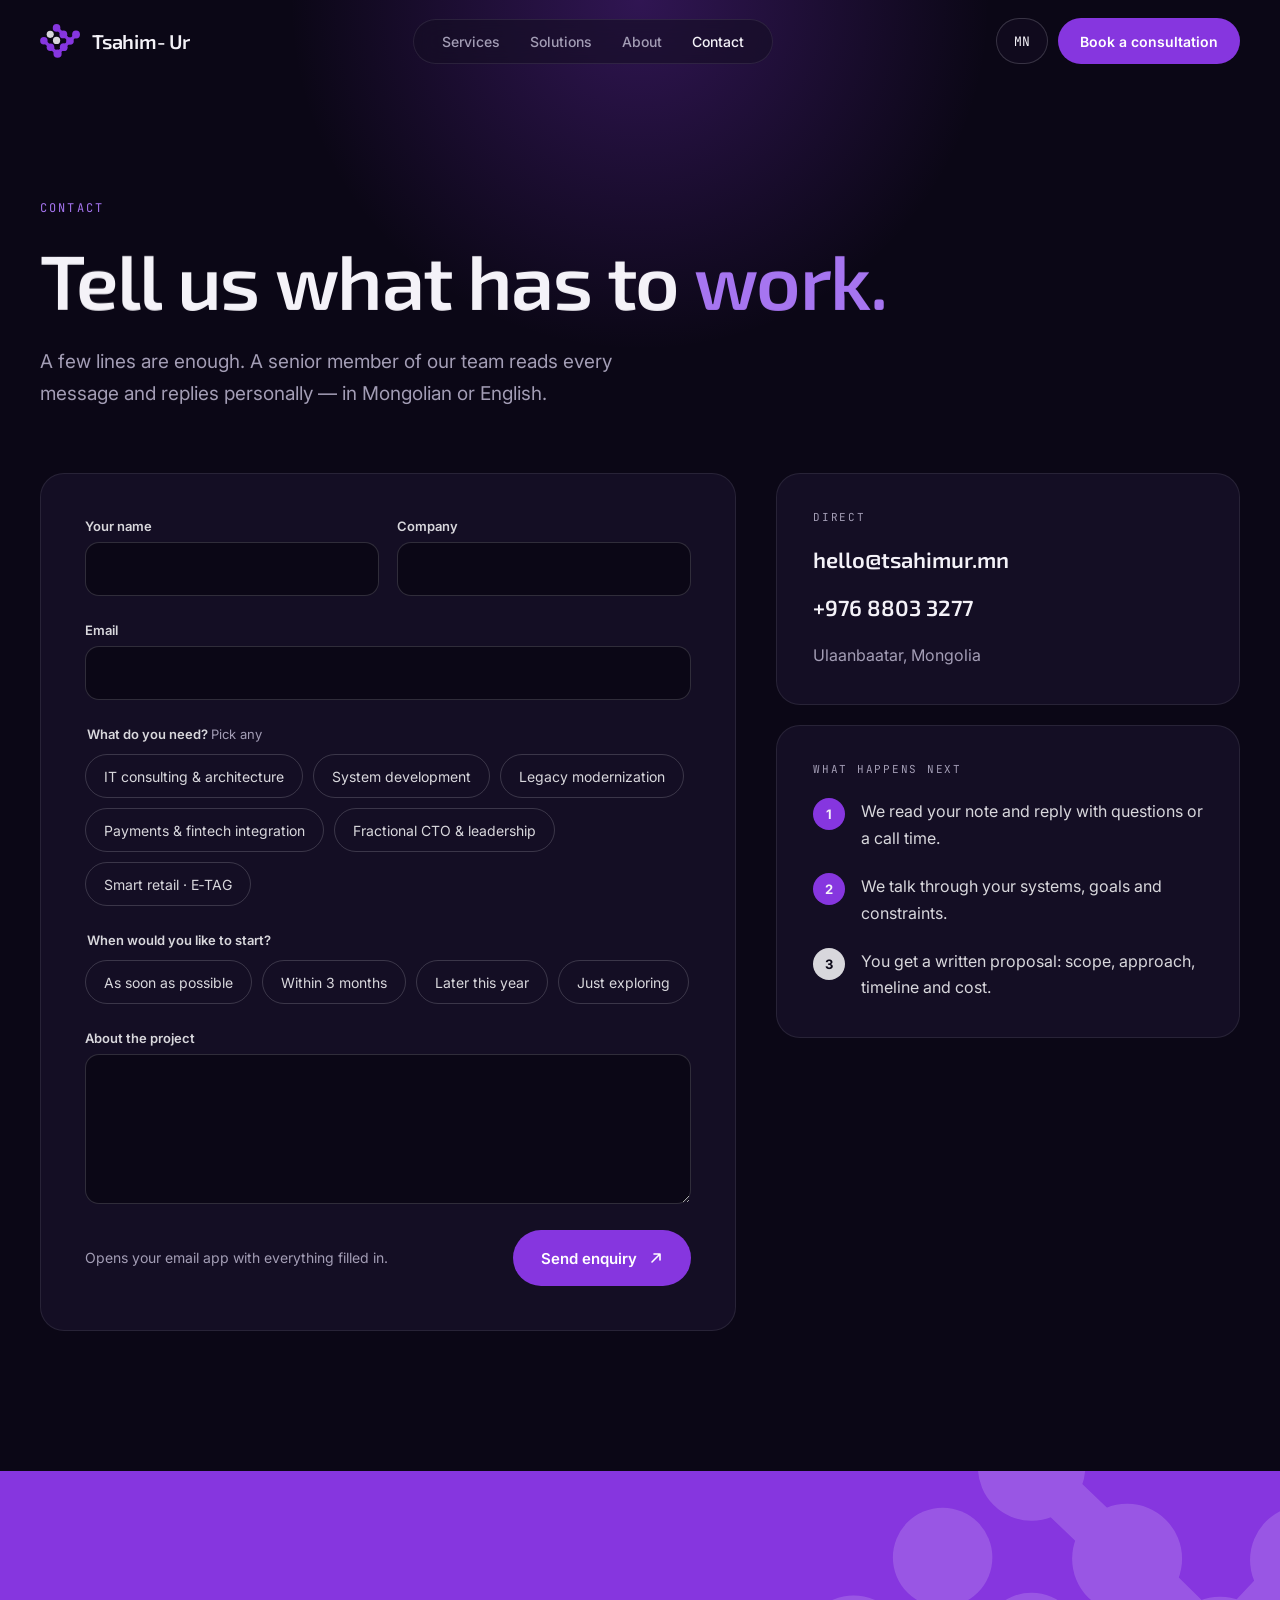
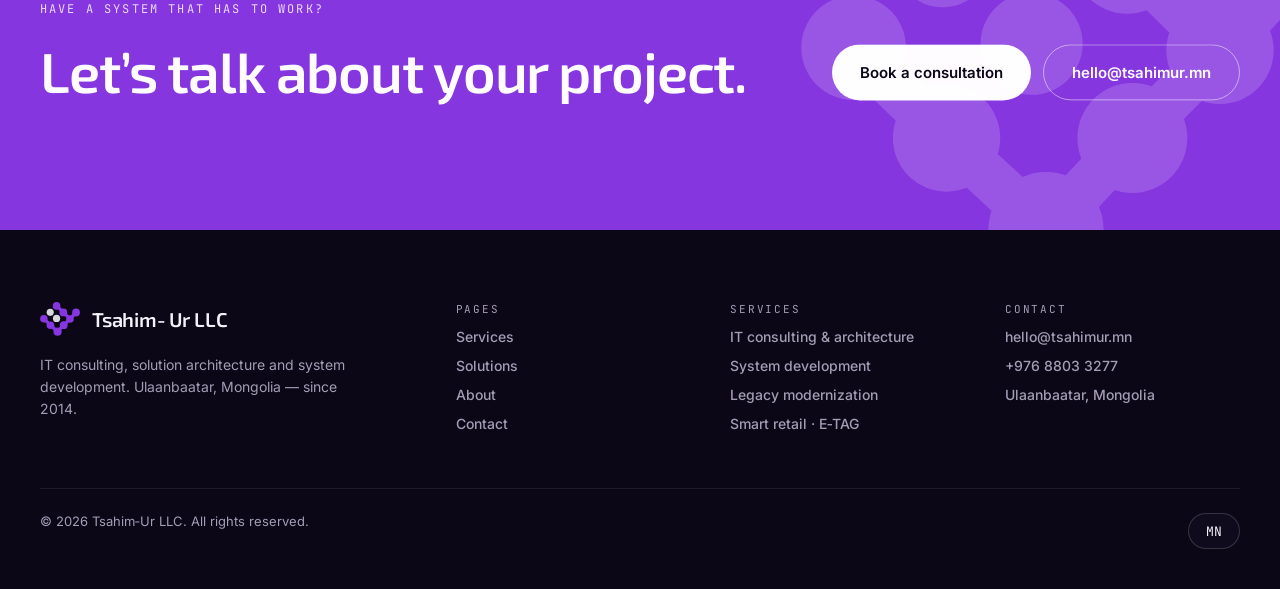
<file: contact/index.html>
<!doctype html>
<html lang="en">
<head>
  <meta charset="utf-8">
  <meta name="viewport" content="width=device-width,initial-scale=1">
  <title>Contact — Tsahim-Ur LLC</title>
  <meta name="description" content="Tell us about your project. Email hello@tsahimur.mn — we reply in Mongolian or English.">
  <meta name="theme-color" content="#0B0716">
  <meta name="author" content="Tsahim-Ur LLC">
  <meta name="robots" content="index,follow">
  <meta name="referrer" content="strict-origin-when-cross-origin">
  <link rel="canonical" href="https://tsahimur.mn/contact/">
  <link rel="alternate" hreflang="en" href="https://tsahimur.mn/contact/?lang=en">
  <link rel="alternate" hreflang="mn" href="https://tsahimur.mn/contact/?lang=mn">
  <link rel="alternate" hreflang="x-default" href="https://tsahimur.mn/contact/">

  <link rel="icon" sizes="48x48" href="../favicon.ico">
  <link rel="icon" type="image/svg+xml" href="../assets/img/logo-mark.svg">
  <link rel="icon" type="image/png" sizes="32x32" href="../assets/favicons/favicon-32.png">
  <link rel="icon" type="image/png" sizes="16x16" href="../assets/favicons/favicon-16.png">
  <link rel="apple-touch-icon" sizes="152x152" href="../assets/favicons/apple-touch-icon-ipad-retina-152x152.png">
  <link rel="manifest" href="../assets/favicons/site.webmanifest">

  <meta property="og:type" content="website">
  <meta property="og:site_name" content="Tsahim-Ur LLC">
  <meta property="og:title" content="Contact — Tsahim-Ur LLC">
  <meta property="og:description" content="Tell us about your project. Email hello@tsahimur.mn — we reply in Mongolian or English.">
  <meta property="og:url" content="https://tsahimur.mn/contact/">
  <meta property="og:locale" content="en_US">
  <meta property="og:locale:alternate" content="mn_MN">
  <meta property="og:image" content="https://tsahimur.mn/assets/tsahimur_logo_transparent.png">
  <meta property="og:image:alt" content="Tsahim-Ur LLC logo">
  <meta name="twitter:card" content="summary_large_image">
  <meta name="twitter:title" content="Contact — Tsahim-Ur LLC">
  <meta name="twitter:description" content="Tell us about your project. Email hello@tsahimur.mn — we reply in Mongolian or English.">
  <meta name="twitter:image" content="https://tsahimur.mn/assets/tsahimur_logo_transparent.png">

  <link rel="preconnect" href="https://fonts.googleapis.com">
  <link rel="preconnect" href="https://fonts.gstatic.com" crossorigin>
  <link rel="stylesheet" href="https://fonts.googleapis.com/css2?family=Exo+2:wght@300;400;500;600;700&family=Inter:wght@300;400;500;600;700&family=JetBrains+Mono:wght@400;500&display=swap">
  <link rel="stylesheet" href="../assets/css/site.css?v=202611241809">
  <script>window.SITE_URL = "https://tsahimur.mn";</script>
</head>
<body data-page="contact">
<a class="skip" href="#main" data-i18n="skip">Skip to content</a>
<div class="cursor" aria-hidden="true"></div>
<div class="cursor-ring" aria-hidden="true"></div>
<header class="site-header">
  <div class="wrap">
    <a class="brand" href="../" aria-label="Tsahim-Ur home">
      <svg aria-hidden="true" viewBox="4 2 856 730"><g fill="none" stroke="#8636DF" stroke-width="70" stroke-linecap="round" stroke-linejoin="round"><polyline points="358,86 504,226 646,366 776,228"/><polyline points="646,366 512,500 380,640 228,500 86,362"/></g><g fill="#8636DF"><circle cx="358" cy="86" r="82"/><circle cx="504" cy="226" r="84"/><circle cx="646" cy="366" r="82"/><circle cx="776" cy="228" r="84"/><circle cx="512" cy="500" r="84"/><circle cx="380" cy="640" r="88"/><circle cx="228" cy="500" r="82"/><circle cx="86" cy="362" r="80"/></g><g fill="#D8D7DC"><circle cx="222" cy="224" r="76"/><circle cx="358" cy="356" r="78"/></g></svg>
      <span>Tsahim‑Ur</span>
    </a>
    <nav class="nav-links" aria-label="Primary">
      <a class="navlink" href="../services/"  data-i18n="nav_services">Services</a>
      <a class="navlink" href="../solutions/"  data-i18n="nav_solutions">Solutions</a>
      <a class="navlink" href="../about/"  data-i18n="nav_about">About</a>
      <a class="navlink" href="../contact/" aria-current="page" data-i18n="nav_contact">Contact</a>
    </nav>
    <div class="header-actions">
      <button class="lang-btn" type="button" data-lang-toggle data-i18n-aria="lang_switch" aria-label="Switch language"><span data-lang-label>MN</span></button>
      <a class="btn btn-v header-cta" data-magnetic href="../contact/" data-i18n="cta_book">Book a consultation</a>
      <button class="menu-btn" type="button" data-menu-btn aria-expanded="false" aria-controls="mobile-nav" data-i18n-aria="menu" aria-label="Open menu">
        <svg width="18" height="18" viewBox="0 0 18 18" fill="none" aria-hidden="true"><path d="M2 6h14M2 12h14" stroke="currentColor" stroke-width="1.5" stroke-linecap="round"/></svg>
      </button>
    </div>
  </div>
  <nav class="mobile-nav" id="mobile-nav" data-mobile-nav aria-label="Mobile">
    <a class="navlink" href="../" data-i18n="nav_home">Home</a>
    <a class="navlink" href="../services/" data-i18n="nav_services">Services</a>
    <a class="navlink" href="../solutions/" data-i18n="nav_solutions">Solutions</a>
    <a class="navlink" href="../about/" data-i18n="nav_about">About</a>
    <a class="btn btn-v" href="../contact/" style="margin-top:8px;justify-content:center" data-i18n="cta_book">Book a consultation</a>
  </nav>
</header>
<main id="main">
<section class="page-hero" style="padding-bottom:140px">
  <div class="glow" aria-hidden="true" style="width:1000px;height:1000px;left:50%;top:-500px;margin-left:-500px"></div>
  <div class="wrap" style="position:relative">
    <div class="eyebrow" data-fade data-i18n="ct_eyebrow">Contact</div>
    <h1 class="h1" data-split style="max-width:1000px" data-i18n="ct_title">Tell us what has to <span class="ac">work.</span></h1>
    <p class="lead" data-fade style="margin-top:28px;max-width:620px" data-i18n="ct_sub">A few lines are enough. A senior member of our team reads every message and replies personally — in Mongolian or English.</p>
    <div class="split" style="grid-template-columns:minmax(0,1.5fr) minmax(0,1fr);gap:40px;margin-top:64px;align-items:start">
      <form class="card" data-fade data-contact-form style="padding:44px;display:flex;flex-direction:column;gap:26px">
        <div class="g2" style="gap:18px">
          <div class="field"><label for="f-name" data-i18n="f_name">Your name</label><input id="f-name" name="name" class="inp" type="text" autocomplete="name" required></div>
          <div class="field"><label for="f-company" data-i18n="f_company">Company</label><input id="f-company" name="company" class="inp" type="text" autocomplete="organization"></div>
        </div>
        <div class="field"><label for="f-email" data-i18n="f_email">Email</label><input id="f-email" name="email" class="inp" type="email" autocomplete="email" required></div>
        <fieldset>
          <legend class="legend" style="margin-bottom:12px"><span data-i18n="f_need">What do you need?</span> <span style="font-weight:400;color:var(--mist)" data-i18n="f_pick">Pick any</span></legend>
          <div class="picks" data-pick-group="multi">
            <button type="button" class="pick" aria-pressed="false" data-i18n="svc1_t">IT consulting &amp; architecture</button><button type="button" class="pick" aria-pressed="false" data-i18n="svc2_t">System development</button><button type="button" class="pick" aria-pressed="false" data-i18n="svc3_t">Legacy modernization</button><button type="button" class="pick" aria-pressed="false" data-i18n="svc4_t">Payments &amp; fintech integration</button><button type="button" class="pick" aria-pressed="false" data-i18n="svc5_t">Fractional CTO &amp; leadership</button><button type="button" class="pick" aria-pressed="false" data-i18n="svc6_t">Smart retail · E‑TAG</button>
          </div>
        </fieldset>
        <fieldset>
          <legend class="legend" style="margin-bottom:12px" data-i18n="f_when">When would you like to start?</legend>
          <div class="picks" data-pick-group="single">
            <button type="button" class="pick" aria-pressed="false" data-i18n="f_t1">As soon as possible</button><button type="button" class="pick" aria-pressed="false" data-i18n="f_t2">Within 3 months</button><button type="button" class="pick" aria-pressed="false" data-i18n="f_t3">Later this year</button><button type="button" class="pick" aria-pressed="false" data-i18n="f_t4">Just exploring</button>
          </div>
        </fieldset>
        <div class="field"><label for="f-msg" data-i18n="f_msg">About the project</label><textarea id="f-msg" name="message" class="inp" required></textarea></div>
        <div style="display:flex;flex-wrap:wrap;align-items:center;justify-content:space-between;gap:16px">
          <span class="small" data-i18n="f_note">Opens your email app with everything filled in.</span>
          <button class="btn btn-v" data-magnetic type="submit"><span data-i18n="f_send">Send enquiry</span><svg viewBox="0 0 14 14" fill="none" aria-hidden="true"><path d="M3 11L11 3M5 3h6v6" stroke="currentColor" stroke-width="1.6" stroke-linecap="round" stroke-linejoin="round"/></svg></button>
        </div>
      </form>
      <div style="display:flex;flex-direction:column;gap:20px">
        <div class="card" data-fade style="padding:36px;display:flex;flex-direction:column;gap:22px">
          <span class="foot-label" data-i18n="ct_direct">Direct</span>
          <a href="mailto:hello@tsahimur.mn" style="font-family:var(--font-display);font-weight:600;font-size:22px;color:var(--cloud)">hello@tsahimur.mn</a>
          <a href="tel:+97688033277" style="font-family:var(--font-display);font-weight:600;font-size:22px;color:var(--cloud)">+976 8803 3277</a>
          <span class="body" data-i18n="foot_loc">Ulaanbaatar, Mongolia</span>
        </div>
        <div class="card" data-fade style="padding:36px;display:flex;flex-direction:column;gap:22px">
          <span class="foot-label" data-i18n="ct_next">What happens next</span>
          <div class="next-step"><b>1</b><span class="body" style="color:var(--silver)" data-i18n="ct_n1">We read your note and reply with questions or a call time.</span></div>
          <div class="next-step"><b>2</b><span class="body" style="color:var(--silver)" data-i18n="ct_n2">We talk through your systems, goals and constraints.</span></div>
          <div class="next-step"><b class="silver">3</b><span class="body" style="color:var(--silver)" data-i18n="ct_n3">You get a written proposal: scope, approach, timeline and cost.</span></div>
        </div>
      </div>
    </div>
  </div>
</section>
</main>
<section class="cta-band">
  <svg class="mark" aria-hidden="true" viewBox="4 2 856 730"><g fill="none" stroke="#fff" stroke-width="70" stroke-linecap="round" stroke-linejoin="round"><polyline points="358,86 504,226 646,366 776,228"/><polyline points="646,366 512,500 380,640 228,500 86,362"/></g><g fill="#fff"><circle cx="358" cy="86" r="82"/><circle cx="504" cy="226" r="84"/><circle cx="646" cy="366" r="82"/><circle cx="776" cy="228" r="84"/><circle cx="512" cy="500" r="84"/><circle cx="380" cy="640" r="88"/><circle cx="228" cy="500" r="82"/><circle cx="86" cy="362" r="80"/><circle cx="222" cy="224" r="76"/><circle cx="358" cy="356" r="78"/></g></svg>
  <div class="wrap">
    <div style="max-width:760px">
      <div class="eyebrow" data-reveal style="color:#EBDDFF" data-i18n="band_eyebrow">Have a system that has to work?</div>
      <h2 class="h2" data-reveal style="color:#fff" data-i18n="band_title">Let’s talk about your project.</h2>
    </div>
    <div data-reveal style="display:flex;flex-wrap:wrap;gap:12px">
      <a class="btn btn-w" data-magnetic href="../contact/" data-i18n="cta_book">Book a consultation</a>
      <a class="btn btn-ow" data-magnetic href="mailto:hello@tsahimur.mn">hello@tsahimur.mn</a>
    </div>
  </div>
</section>
<footer class="site-footer">
  <div class="wrap">
    <div class="foot-grid">
      <div class="foot-col" style="gap:18px">
        <span class="brand"><svg aria-hidden="true" viewBox="4 2 856 730"><g fill="none" stroke="#8636DF" stroke-width="70" stroke-linecap="round" stroke-linejoin="round"><polyline points="358,86 504,226 646,366 776,228"/><polyline points="646,366 512,500 380,640 228,500 86,362"/></g><g fill="#8636DF"><circle cx="358" cy="86" r="82"/><circle cx="504" cy="226" r="84"/><circle cx="646" cy="366" r="82"/><circle cx="776" cy="228" r="84"/><circle cx="512" cy="500" r="84"/><circle cx="380" cy="640" r="88"/><circle cx="228" cy="500" r="82"/><circle cx="86" cy="362" r="80"/></g><g fill="#D8D7DC"><circle cx="222" cy="224" r="76"/><circle cx="358" cy="356" r="78"/></g></svg><span>Tsahim‑Ur LLC</span></span>
        <p class="small" style="margin:0;max-width:320px" data-i18n="foot_tag">IT consulting, solution architecture and system development. Ulaanbaatar, Mongolia — since 2014.</p>
      </div>
      <nav class="foot-col" aria-label="Footer">
        <span class="foot-label" data-i18n="foot_pages">Pages</span>
        <a class="navlink" href="../services/" data-i18n="nav_services">Services</a>
        <a class="navlink" href="../solutions/" data-i18n="nav_solutions">Solutions</a>
        <a class="navlink" href="../about/" data-i18n="nav_about">About</a>
        <a class="navlink" href="../contact/" data-i18n="nav_contact">Contact</a>
      </nav>
      <div class="foot-col">
        <span class="foot-label" data-i18n="foot_services">Services</span>
        <a class="navlink" href="../services/#s1" data-i18n="svc1_t">IT consulting &amp; architecture</a>
        <a class="navlink" href="../services/#s2" data-i18n="svc2_t">System development</a>
        <a class="navlink" href="../services/#s3" data-i18n="svc3_t">Legacy modernization</a>
        <a class="navlink" href="../services/#s6" data-i18n="svc6_t">Smart retail · E‑TAG</a>
      </div>
      <div class="foot-col">
        <span class="foot-label" data-i18n="foot_contact">Contact</span>
        <a class="navlink" href="mailto:hello@tsahimur.mn">hello@tsahimur.mn</a>
        <a class="navlink" href="tel:+97688033277">+976 8803 3277</a>
        <span class="navlink" data-i18n="foot_loc">Ulaanbaatar, Mongolia</span>
      </div>
    </div>
    <div class="line" style="margin:56px 0 24px"></div>
    <div class="foot-bottom">
      <span>© <span data-year>2026</span> Tsahim‑Ur LLC. <span data-i18n="foot_rights">All rights reserved.</span></span>
      <button class="lang-btn" type="button" data-lang-toggle data-i18n-aria="lang_switch" aria-label="Switch language" style="height:36px"><span data-lang-label>MN</span></button>
    </div>
  </div>
</footer>
<script src="../assets/js/i18n.js?v=202611241809"></script>
<script src="../assets/vendor/gsap.min.js"></script>
<script src="../assets/vendor/ScrollTrigger.min.js"></script>
<script src="../assets/vendor/lenis.min.js"></script>
<script src="../assets/js/site.js?v=202611241809"></script>
</body>
</html>
</file>
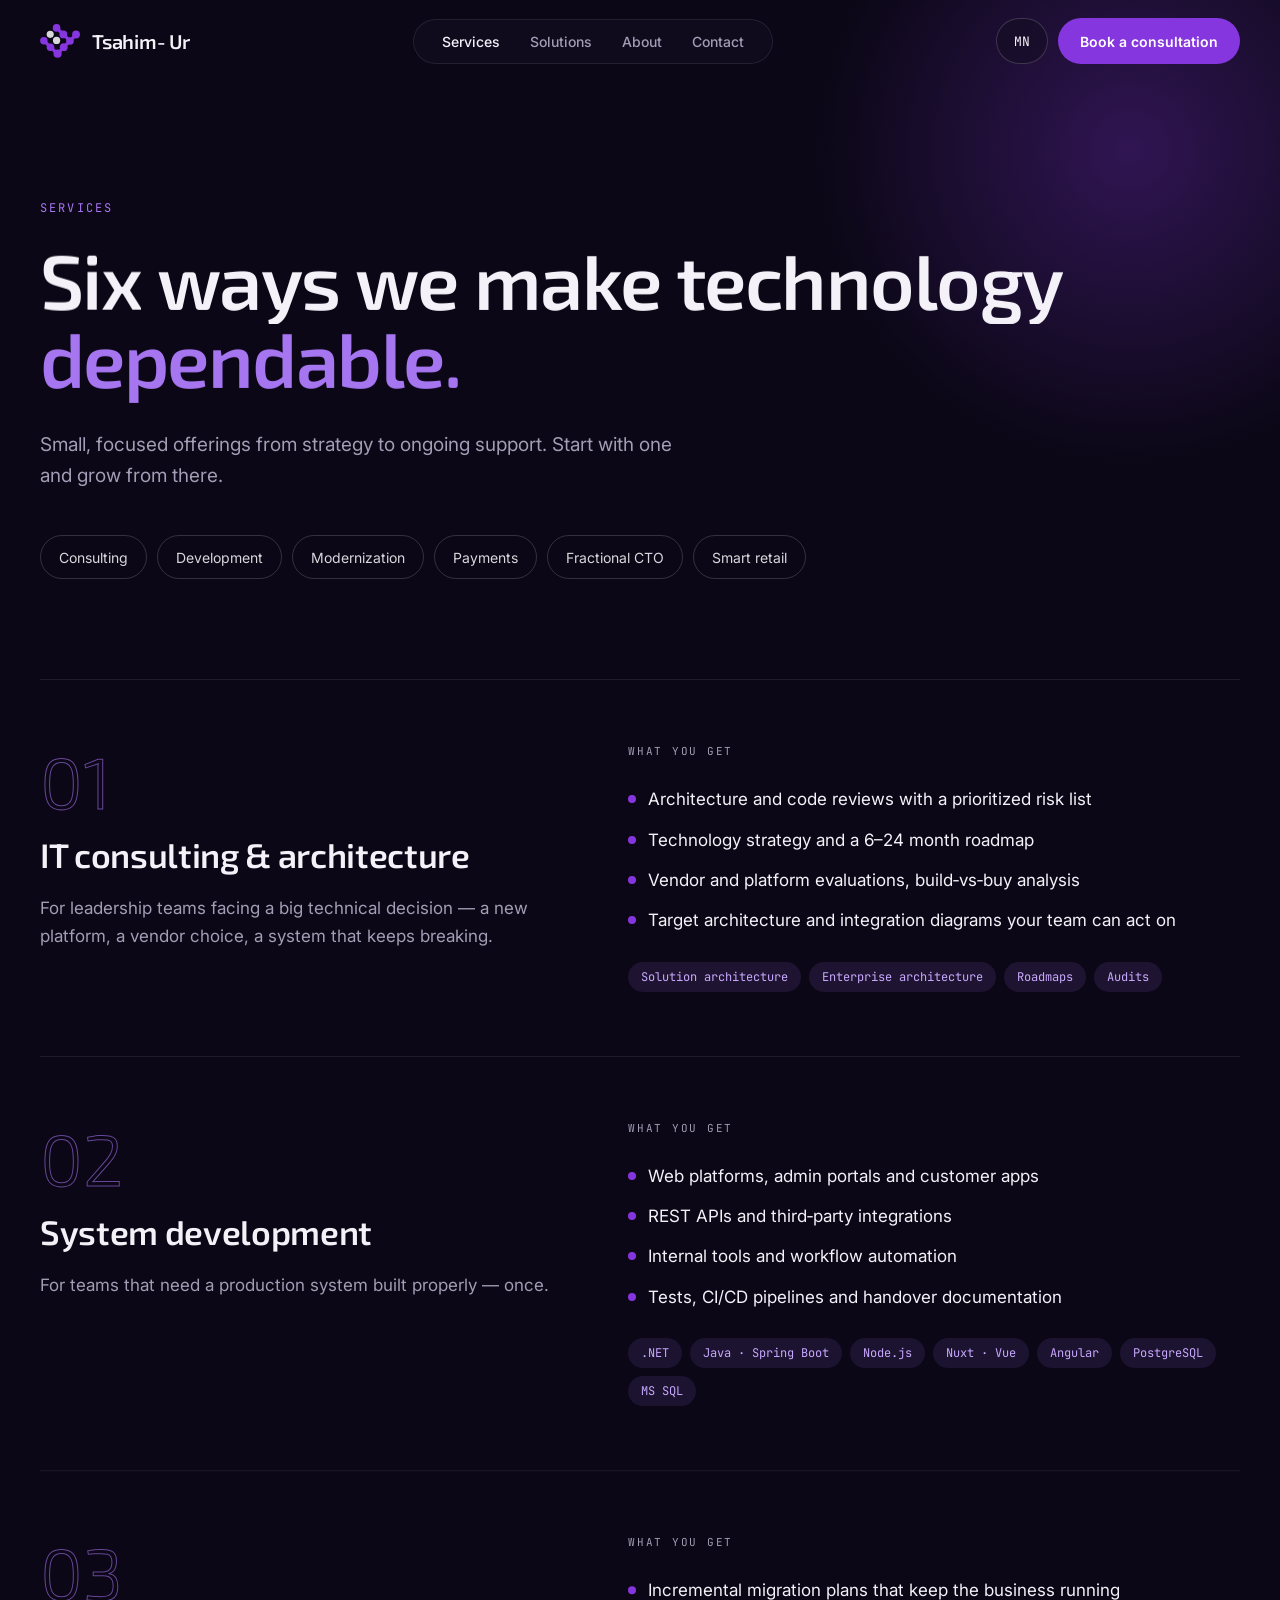
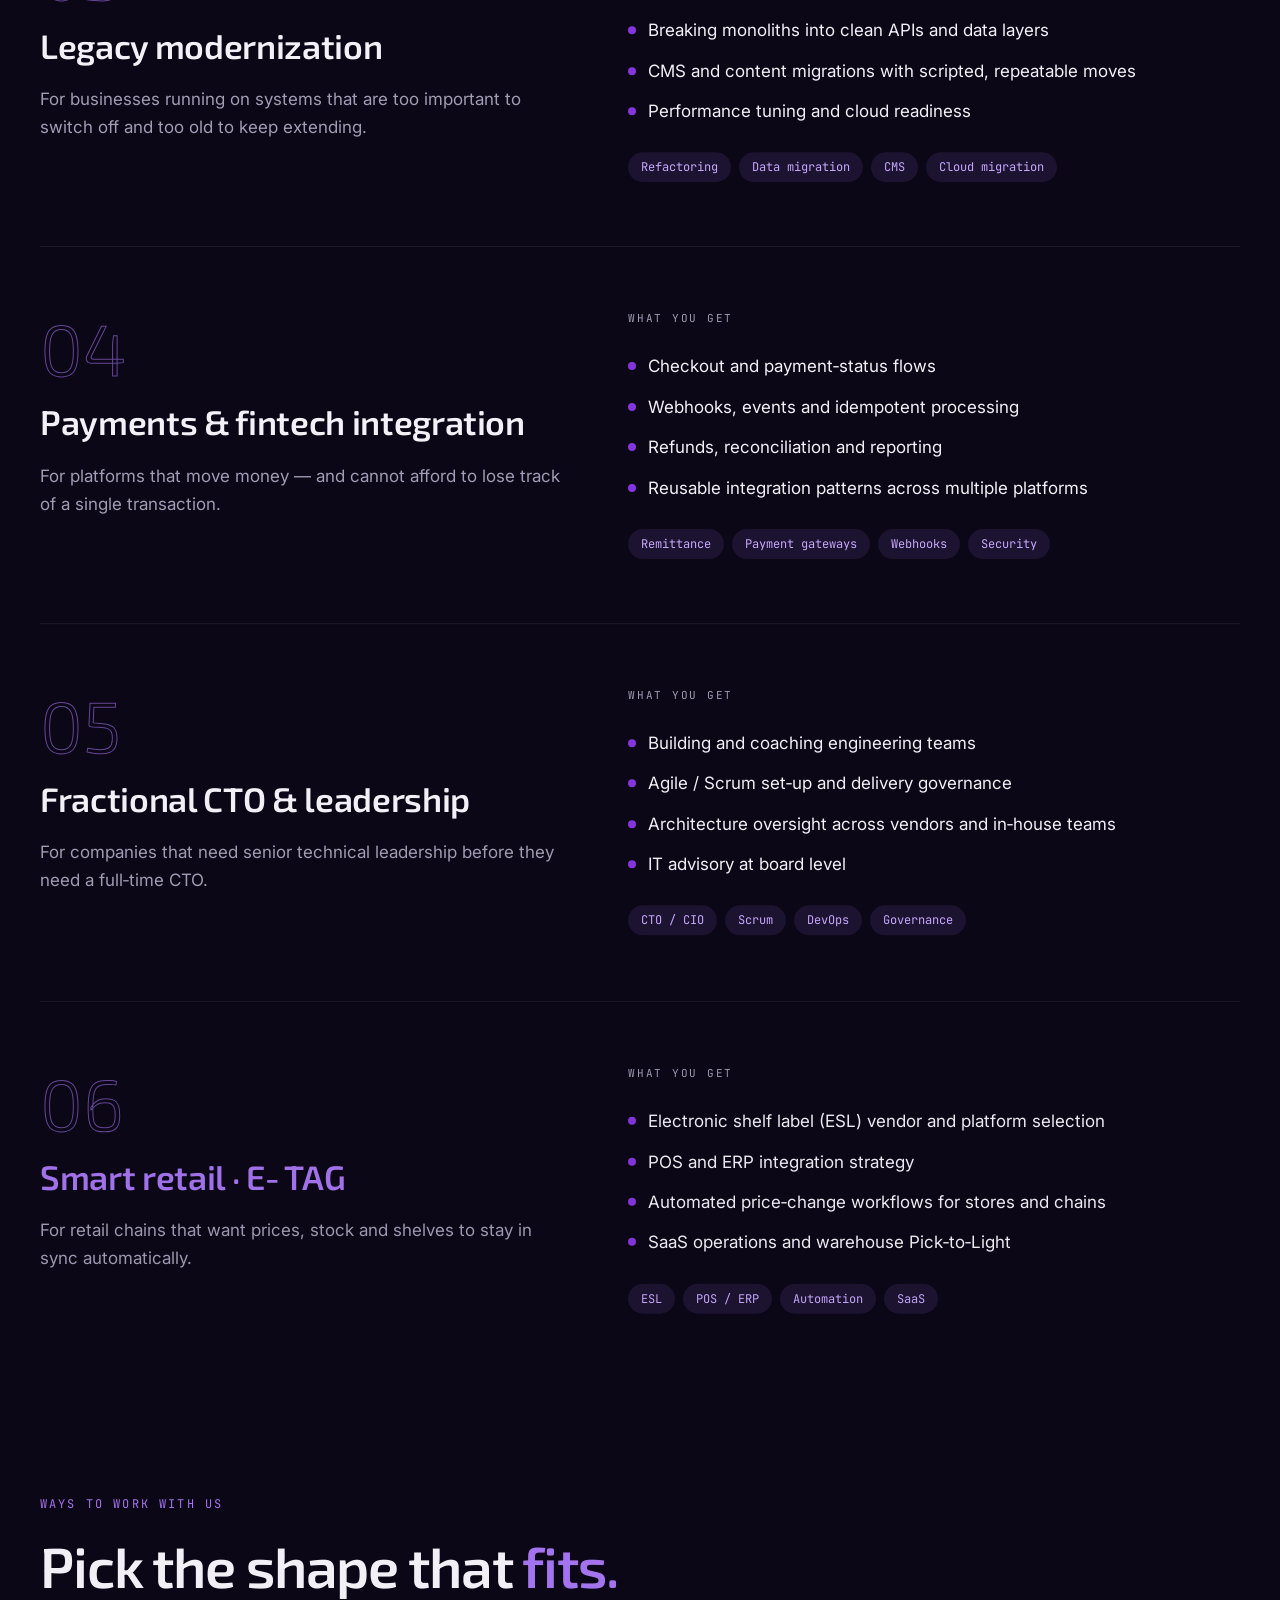
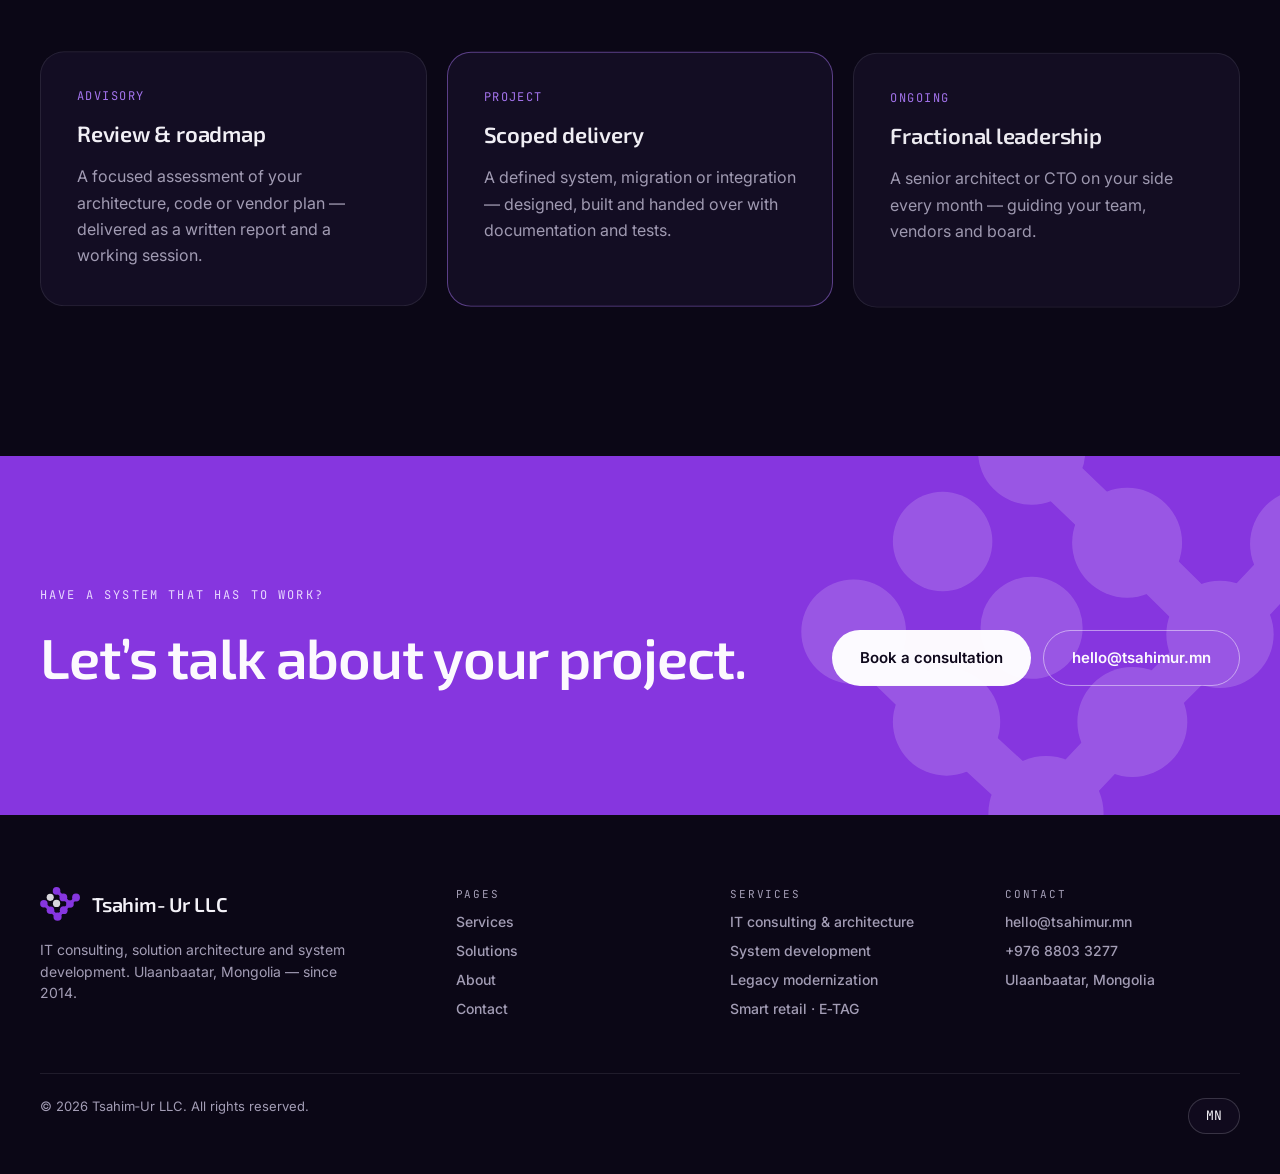
<file: services/index.html>
<!doctype html>
<html lang="en">
<head>
  <meta charset="utf-8">
  <meta name="viewport" content="width=device-width,initial-scale=1">
  <title>Services — Tsahim-Ur LLC</title>
  <meta name="description" content="IT consulting and architecture, system development, legacy modernization, payments integration, fractional CTO and smart retail (E-TAG).">
  <meta name="theme-color" content="#0B0716">
  <meta name="author" content="Tsahim-Ur LLC">
  <meta name="robots" content="index,follow">
  <meta name="referrer" content="strict-origin-when-cross-origin">
  <link rel="canonical" href="https://tsahimur.mn/services/">
  <link rel="alternate" hreflang="en" href="https://tsahimur.mn/services/?lang=en">
  <link rel="alternate" hreflang="mn" href="https://tsahimur.mn/services/?lang=mn">
  <link rel="alternate" hreflang="x-default" href="https://tsahimur.mn/services/">

  <link rel="icon" sizes="48x48" href="../favicon.ico">
  <link rel="icon" type="image/svg+xml" href="../assets/img/logo-mark.svg">
  <link rel="icon" type="image/png" sizes="32x32" href="../assets/favicons/favicon-32.png">
  <link rel="icon" type="image/png" sizes="16x16" href="../assets/favicons/favicon-16.png">
  <link rel="apple-touch-icon" sizes="152x152" href="../assets/favicons/apple-touch-icon-ipad-retina-152x152.png">
  <link rel="manifest" href="../assets/favicons/site.webmanifest">

  <meta property="og:type" content="website">
  <meta property="og:site_name" content="Tsahim-Ur LLC">
  <meta property="og:title" content="Services — Tsahim-Ur LLC">
  <meta property="og:description" content="IT consulting and architecture, system development, legacy modernization, payments integration, fractional CTO and smart retail (E-TAG).">
  <meta property="og:url" content="https://tsahimur.mn/services/">
  <meta property="og:locale" content="en_US">
  <meta property="og:locale:alternate" content="mn_MN">
  <meta property="og:image" content="https://tsahimur.mn/assets/tsahimur_logo_transparent.png">
  <meta property="og:image:alt" content="Tsahim-Ur LLC logo">
  <meta name="twitter:card" content="summary_large_image">
  <meta name="twitter:title" content="Services — Tsahim-Ur LLC">
  <meta name="twitter:description" content="IT consulting and architecture, system development, legacy modernization, payments integration, fractional CTO and smart retail (E-TAG).">
  <meta name="twitter:image" content="https://tsahimur.mn/assets/tsahimur_logo_transparent.png">

  <link rel="preconnect" href="https://fonts.googleapis.com">
  <link rel="preconnect" href="https://fonts.gstatic.com" crossorigin>
  <link rel="stylesheet" href="https://fonts.googleapis.com/css2?family=Exo+2:wght@300;400;500;600;700&family=Inter:wght@300;400;500;600;700&family=JetBrains+Mono:wght@400;500&display=swap">
  <link rel="stylesheet" href="../assets/css/site.css?v=202611241809">
  <script>window.SITE_URL = "https://tsahimur.mn";</script>
</head>
<body data-page="services">
<a class="skip" href="#main" data-i18n="skip">Skip to content</a>
<div class="cursor" aria-hidden="true"></div>
<div class="cursor-ring" aria-hidden="true"></div>
<header class="site-header">
  <div class="wrap">
    <a class="brand" href="../" aria-label="Tsahim-Ur home">
      <svg aria-hidden="true" viewBox="4 2 856 730"><g fill="none" stroke="#8636DF" stroke-width="70" stroke-linecap="round" stroke-linejoin="round"><polyline points="358,86 504,226 646,366 776,228"/><polyline points="646,366 512,500 380,640 228,500 86,362"/></g><g fill="#8636DF"><circle cx="358" cy="86" r="82"/><circle cx="504" cy="226" r="84"/><circle cx="646" cy="366" r="82"/><circle cx="776" cy="228" r="84"/><circle cx="512" cy="500" r="84"/><circle cx="380" cy="640" r="88"/><circle cx="228" cy="500" r="82"/><circle cx="86" cy="362" r="80"/></g><g fill="#D8D7DC"><circle cx="222" cy="224" r="76"/><circle cx="358" cy="356" r="78"/></g></svg>
      <span>Tsahim‑Ur</span>
    </a>
    <nav class="nav-links" aria-label="Primary">
      <a class="navlink" href="../services/" aria-current="page" data-i18n="nav_services">Services</a>
      <a class="navlink" href="../solutions/"  data-i18n="nav_solutions">Solutions</a>
      <a class="navlink" href="../about/"  data-i18n="nav_about">About</a>
      <a class="navlink" href="../contact/"  data-i18n="nav_contact">Contact</a>
    </nav>
    <div class="header-actions">
      <button class="lang-btn" type="button" data-lang-toggle data-i18n-aria="lang_switch" aria-label="Switch language"><span data-lang-label>MN</span></button>
      <a class="btn btn-v header-cta" data-magnetic href="../contact/" data-i18n="cta_book">Book a consultation</a>
      <button class="menu-btn" type="button" data-menu-btn aria-expanded="false" aria-controls="mobile-nav" data-i18n-aria="menu" aria-label="Open menu">
        <svg width="18" height="18" viewBox="0 0 18 18" fill="none" aria-hidden="true"><path d="M2 6h14M2 12h14" stroke="currentColor" stroke-width="1.5" stroke-linecap="round"/></svg>
      </button>
    </div>
  </div>
  <nav class="mobile-nav" id="mobile-nav" data-mobile-nav aria-label="Mobile">
    <a class="navlink" href="../" data-i18n="nav_home">Home</a>
    <a class="navlink" href="../services/" data-i18n="nav_services">Services</a>
    <a class="navlink" href="../solutions/" data-i18n="nav_solutions">Solutions</a>
    <a class="navlink" href="../about/" data-i18n="nav_about">About</a>
    <a class="btn btn-v" href="../contact/" style="margin-top:8px;justify-content:center" data-i18n="cta_book">Book a consultation</a>
  </nav>
</header>
<main id="main">
<section class="page-hero">
  <div class="glow" aria-hidden="true" style="width:900px;height:900px;right:-300px;top:-300px"></div>
  <div class="wrap" style="position:relative">
    <div class="eyebrow" data-fade data-i18n="sv_eyebrow">Services</div>
    <h1 class="h1" data-split style="max-width:1100px" data-i18n="sv_title">Six ways we make technology <span class="ac">dependable.</span></h1>
    <p class="lead" data-fade style="margin-top:32px;max-width:640px" data-i18n="sv_sub">Small, focused offerings from strategy to ongoing support. Start with one and grow from there.</p>
    <nav aria-label="Services" data-fade style="display:flex;flex-wrap:wrap;gap:10px;margin-top:44px">
      <a class="pick" href="#s1" data-i18n="pick1">Consulting</a><a class="pick" href="#s2" data-i18n="pick2">Development</a><a class="pick" href="#s3" data-i18n="pick3">Modernization</a><a class="pick" href="#s4" data-i18n="pick4">Payments</a><a class="pick" href="#s5" data-i18n="pick5">Fractional CTO</a><a class="pick" href="#s6" data-i18n="pick6">Smart retail</a>
    </nav>
  </div>
</section>
<section style="padding:0 0 120px">
  <div class="wrap">
    <article id="s1" class="svc-row" data-stagger>
      <div style="display:flex;flex-direction:column;gap:20px">
        <span class="svc-num" aria-hidden="true">01</span>
        <h2 class="h3" style="font-size:34px;line-height:1.12" data-i18n="svc1_t">IT consulting &amp; architecture</h2>
        <p class="lead" style="font-size:17px" data-i18n="sv1_who">For leadership teams facing a big technical decision — a new platform, a vendor choice, a system that keeps breaking.</p>
      </div>
      <div style="display:flex;flex-direction:column;gap:28px">
        <div class="foot-label" data-i18n="sv_get">What you get</div>
        <ul class="list" style="gap:14px;font-size:17px"><li><span class="dot"></span><span data-i18n="sv1_g1">Architecture and code reviews with a prioritized risk list</span></li><li><span class="dot"></span><span data-i18n="sv1_g2">Technology strategy and a 6–24 month roadmap</span></li><li><span class="dot"></span><span data-i18n="sv1_g3">Vendor and platform evaluations, build‑vs‑buy analysis</span></li><li><span class="dot"></span><span data-i18n="sv1_g4">Target architecture and integration diagrams your team can act on</span></li></ul>
        <div style="display:flex;flex-wrap:wrap;gap:8px"><span class="chip">Solution architecture</span><span class="chip">Enterprise architecture</span><span class="chip">Roadmaps</span><span class="chip">Audits</span></div>
      </div>
    </article>
    <article id="s2" class="svc-row" data-stagger>
      <div style="display:flex;flex-direction:column;gap:20px">
        <span class="svc-num" aria-hidden="true">02</span>
        <h2 class="h3" style="font-size:34px;line-height:1.12" data-i18n="svc2_t">System development</h2>
        <p class="lead" style="font-size:17px" data-i18n="sv2_who">For teams that need a production system built properly — once.</p>
      </div>
      <div style="display:flex;flex-direction:column;gap:28px">
        <div class="foot-label" data-i18n="sv_get">What you get</div>
        <ul class="list" style="gap:14px;font-size:17px"><li><span class="dot"></span><span data-i18n="sv2_g1">Web platforms, admin portals and customer apps</span></li><li><span class="dot"></span><span data-i18n="sv2_g2">REST APIs and third‑party integrations</span></li><li><span class="dot"></span><span data-i18n="sv2_g3">Internal tools and workflow automation</span></li><li><span class="dot"></span><span data-i18n="sv2_g4">Tests, CI/CD pipelines and handover documentation</span></li></ul>
        <div style="display:flex;flex-wrap:wrap;gap:8px"><span class="chip">.NET</span><span class="chip">Java · Spring Boot</span><span class="chip">Node.js</span><span class="chip">Nuxt · Vue</span><span class="chip">Angular</span><span class="chip">PostgreSQL</span><span class="chip">MS SQL</span></div>
      </div>
    </article>
    <article id="s3" class="svc-row" data-stagger>
      <div style="display:flex;flex-direction:column;gap:20px">
        <span class="svc-num" aria-hidden="true">03</span>
        <h2 class="h3" style="font-size:34px;line-height:1.12" data-i18n="svc3_t">Legacy modernization</h2>
        <p class="lead" style="font-size:17px" data-i18n="sv3_who">For businesses running on systems that are too important to switch off and too old to keep extending.</p>
      </div>
      <div style="display:flex;flex-direction:column;gap:28px">
        <div class="foot-label" data-i18n="sv_get">What you get</div>
        <ul class="list" style="gap:14px;font-size:17px"><li><span class="dot"></span><span data-i18n="sv3_g1">Incremental migration plans that keep the business running</span></li><li><span class="dot"></span><span data-i18n="sv3_g2">Breaking monoliths into clean APIs and data layers</span></li><li><span class="dot"></span><span data-i18n="sv3_g3">CMS and content migrations with scripted, repeatable moves</span></li><li><span class="dot"></span><span data-i18n="sv3_g4">Performance tuning and cloud readiness</span></li></ul>
        <div style="display:flex;flex-wrap:wrap;gap:8px"><span class="chip">Refactoring</span><span class="chip">Data migration</span><span class="chip">CMS</span><span class="chip">Cloud migration</span></div>
      </div>
    </article>
    <article id="s4" class="svc-row" data-stagger>
      <div style="display:flex;flex-direction:column;gap:20px">
        <span class="svc-num" aria-hidden="true">04</span>
        <h2 class="h3" style="font-size:34px;line-height:1.12" data-i18n="svc4_t">Payments &amp; fintech integration</h2>
        <p class="lead" style="font-size:17px" data-i18n="sv4_who">For platforms that move money — and cannot afford to lose track of a single transaction.</p>
      </div>
      <div style="display:flex;flex-direction:column;gap:28px">
        <div class="foot-label" data-i18n="sv_get">What you get</div>
        <ul class="list" style="gap:14px;font-size:17px"><li><span class="dot"></span><span data-i18n="sv4_g1">Checkout and payment‑status flows</span></li><li><span class="dot"></span><span data-i18n="sv4_g2">Webhooks, events and idempotent processing</span></li><li><span class="dot"></span><span data-i18n="sv4_g3">Refunds, reconciliation and reporting</span></li><li><span class="dot"></span><span data-i18n="sv4_g4">Reusable integration patterns across multiple platforms</span></li></ul>
        <div style="display:flex;flex-wrap:wrap;gap:8px"><span class="chip">Remittance</span><span class="chip">Payment gateways</span><span class="chip">Webhooks</span><span class="chip">Security</span></div>
      </div>
    </article>
    <article id="s5" class="svc-row" data-stagger>
      <div style="display:flex;flex-direction:column;gap:20px">
        <span class="svc-num" aria-hidden="true">05</span>
        <h2 class="h3" style="font-size:34px;line-height:1.12" data-i18n="svc5_t">Fractional CTO &amp; leadership</h2>
        <p class="lead" style="font-size:17px" data-i18n="sv5_who">For companies that need senior technical leadership before they need a full‑time CTO.</p>
      </div>
      <div style="display:flex;flex-direction:column;gap:28px">
        <div class="foot-label" data-i18n="sv_get">What you get</div>
        <ul class="list" style="gap:14px;font-size:17px"><li><span class="dot"></span><span data-i18n="sv5_g1">Building and coaching engineering teams</span></li><li><span class="dot"></span><span data-i18n="sv5_g2">Agile / Scrum set‑up and delivery governance</span></li><li><span class="dot"></span><span data-i18n="sv5_g3">Architecture oversight across vendors and in‑house teams</span></li><li><span class="dot"></span><span data-i18n="sv5_g4">IT advisory at board level</span></li></ul>
        <div style="display:flex;flex-wrap:wrap;gap:8px"><span class="chip">CTO / CIO</span><span class="chip">Scrum</span><span class="chip">DevOps</span><span class="chip">Governance</span></div>
      </div>
    </article>
    <article id="s6" class="svc-row" data-stagger>
      <div style="display:flex;flex-direction:column;gap:20px">
        <span class="svc-num" aria-hidden="true">06</span>
        <h2 class="h3" style="font-size:34px;line-height:1.12;color:var(--signal)" data-i18n="svc6_t">Smart retail · E‑TAG</h2>
        <p class="lead" style="font-size:17px" data-i18n="sv6_who">For retail chains that want prices, stock and shelves to stay in sync automatically.</p>
      </div>
      <div style="display:flex;flex-direction:column;gap:28px">
        <div class="foot-label" data-i18n="sv_get">What you get</div>
        <ul class="list" style="gap:14px;font-size:17px"><li><span class="dot"></span><span data-i18n="sv6_g1">Electronic shelf label (ESL) vendor and platform selection</span></li><li><span class="dot"></span><span data-i18n="sv6_g2">POS and ERP integration strategy</span></li><li><span class="dot"></span><span data-i18n="sv6_g3">Automated price‑change workflows for stores and chains</span></li><li><span class="dot"></span><span data-i18n="sv6_g4">SaaS operations and warehouse Pick‑to‑Light</span></li></ul>
        <div style="display:flex;flex-wrap:wrap;gap:8px"><span class="chip">ESL</span><span class="chip">POS / ERP</span><span class="chip">Automation</span><span class="chip">SaaS</span></div>
      </div>
    </article>
  </div>
</section>
<section class="section">
  <div class="wrap">
    <div class="eyebrow" data-reveal data-i18n="wm_eyebrow">Ways to work with us</div>
    <h2 class="h2" data-reveal style="margin-bottom:56px" data-i18n="wm_title">Pick the shape that <span class="ac">fits.</span></h2>
    <div class="g3">
      <div class="card pad" data-stagger><span class="mono ac" style="font-size:12px;letter-spacing:.12em;text-transform:uppercase" data-i18n="wm1_k">Advisory</span><h3 class="h3" data-i18n="wm1_t">Review &amp; roadmap</h3><p class="body" data-i18n="wm1_d">A focused assessment of your architecture, code or vendor plan — delivered as a written report and a working session.</p></div>
      <div class="card pad" data-stagger style="border-color:rgba(166,117,240,.5)"><span class="mono ac" style="font-size:12px;letter-spacing:.12em;text-transform:uppercase" data-i18n="wm2_k">Project</span><h3 class="h3" data-i18n="wm2_t">Scoped delivery</h3><p class="body" data-i18n="wm2_d">A defined system, migration or integration — designed, built and handed over with documentation and tests.</p></div>
      <div class="card pad" data-stagger><span class="mono ac" style="font-size:12px;letter-spacing:.12em;text-transform:uppercase" data-i18n="wm3_k">Ongoing</span><h3 class="h3" data-i18n="wm3_t">Fractional leadership</h3><p class="body" data-i18n="wm3_d">A senior architect or CTO on your side every month — guiding your team, vendors and board.</p></div>
    </div>
  </div>
</section>
</main>
<section class="cta-band">
  <svg class="mark" aria-hidden="true" viewBox="4 2 856 730"><g fill="none" stroke="#fff" stroke-width="70" stroke-linecap="round" stroke-linejoin="round"><polyline points="358,86 504,226 646,366 776,228"/><polyline points="646,366 512,500 380,640 228,500 86,362"/></g><g fill="#fff"><circle cx="358" cy="86" r="82"/><circle cx="504" cy="226" r="84"/><circle cx="646" cy="366" r="82"/><circle cx="776" cy="228" r="84"/><circle cx="512" cy="500" r="84"/><circle cx="380" cy="640" r="88"/><circle cx="228" cy="500" r="82"/><circle cx="86" cy="362" r="80"/><circle cx="222" cy="224" r="76"/><circle cx="358" cy="356" r="78"/></g></svg>
  <div class="wrap">
    <div style="max-width:760px">
      <div class="eyebrow" data-reveal style="color:#EBDDFF" data-i18n="band_eyebrow">Have a system that has to work?</div>
      <h2 class="h2" data-reveal style="color:#fff" data-i18n="band_title">Let’s talk about your project.</h2>
    </div>
    <div data-reveal style="display:flex;flex-wrap:wrap;gap:12px">
      <a class="btn btn-w" data-magnetic href="../contact/" data-i18n="cta_book">Book a consultation</a>
      <a class="btn btn-ow" data-magnetic href="mailto:hello@tsahimur.mn">hello@tsahimur.mn</a>
    </div>
  </div>
</section>
<footer class="site-footer">
  <div class="wrap">
    <div class="foot-grid">
      <div class="foot-col" style="gap:18px">
        <span class="brand"><svg aria-hidden="true" viewBox="4 2 856 730"><g fill="none" stroke="#8636DF" stroke-width="70" stroke-linecap="round" stroke-linejoin="round"><polyline points="358,86 504,226 646,366 776,228"/><polyline points="646,366 512,500 380,640 228,500 86,362"/></g><g fill="#8636DF"><circle cx="358" cy="86" r="82"/><circle cx="504" cy="226" r="84"/><circle cx="646" cy="366" r="82"/><circle cx="776" cy="228" r="84"/><circle cx="512" cy="500" r="84"/><circle cx="380" cy="640" r="88"/><circle cx="228" cy="500" r="82"/><circle cx="86" cy="362" r="80"/></g><g fill="#D8D7DC"><circle cx="222" cy="224" r="76"/><circle cx="358" cy="356" r="78"/></g></svg><span>Tsahim‑Ur LLC</span></span>
        <p class="small" style="margin:0;max-width:320px" data-i18n="foot_tag">IT consulting, solution architecture and system development. Ulaanbaatar, Mongolia — since 2014.</p>
      </div>
      <nav class="foot-col" aria-label="Footer">
        <span class="foot-label" data-i18n="foot_pages">Pages</span>
        <a class="navlink" href="../services/" data-i18n="nav_services">Services</a>
        <a class="navlink" href="../solutions/" data-i18n="nav_solutions">Solutions</a>
        <a class="navlink" href="../about/" data-i18n="nav_about">About</a>
        <a class="navlink" href="../contact/" data-i18n="nav_contact">Contact</a>
      </nav>
      <div class="foot-col">
        <span class="foot-label" data-i18n="foot_services">Services</span>
        <a class="navlink" href="../services/#s1" data-i18n="svc1_t">IT consulting &amp; architecture</a>
        <a class="navlink" href="../services/#s2" data-i18n="svc2_t">System development</a>
        <a class="navlink" href="../services/#s3" data-i18n="svc3_t">Legacy modernization</a>
        <a class="navlink" href="../services/#s6" data-i18n="svc6_t">Smart retail · E‑TAG</a>
      </div>
      <div class="foot-col">
        <span class="foot-label" data-i18n="foot_contact">Contact</span>
        <a class="navlink" href="mailto:hello@tsahimur.mn">hello@tsahimur.mn</a>
        <a class="navlink" href="tel:+97688033277">+976 8803 3277</a>
        <span class="navlink" data-i18n="foot_loc">Ulaanbaatar, Mongolia</span>
      </div>
    </div>
    <div class="line" style="margin:56px 0 24px"></div>
    <div class="foot-bottom">
      <span>© <span data-year>2026</span> Tsahim‑Ur LLC. <span data-i18n="foot_rights">All rights reserved.</span></span>
      <button class="lang-btn" type="button" data-lang-toggle data-i18n-aria="lang_switch" aria-label="Switch language" style="height:36px"><span data-lang-label>MN</span></button>
    </div>
  </div>
</footer>
<script src="../assets/js/i18n.js?v=202611241809"></script>
<script src="../assets/vendor/gsap.min.js"></script>
<script src="../assets/vendor/ScrollTrigger.min.js"></script>
<script src="../assets/vendor/lenis.min.js"></script>
<script src="../assets/js/site.js?v=202611241809"></script>
</body>
</html>
</file>
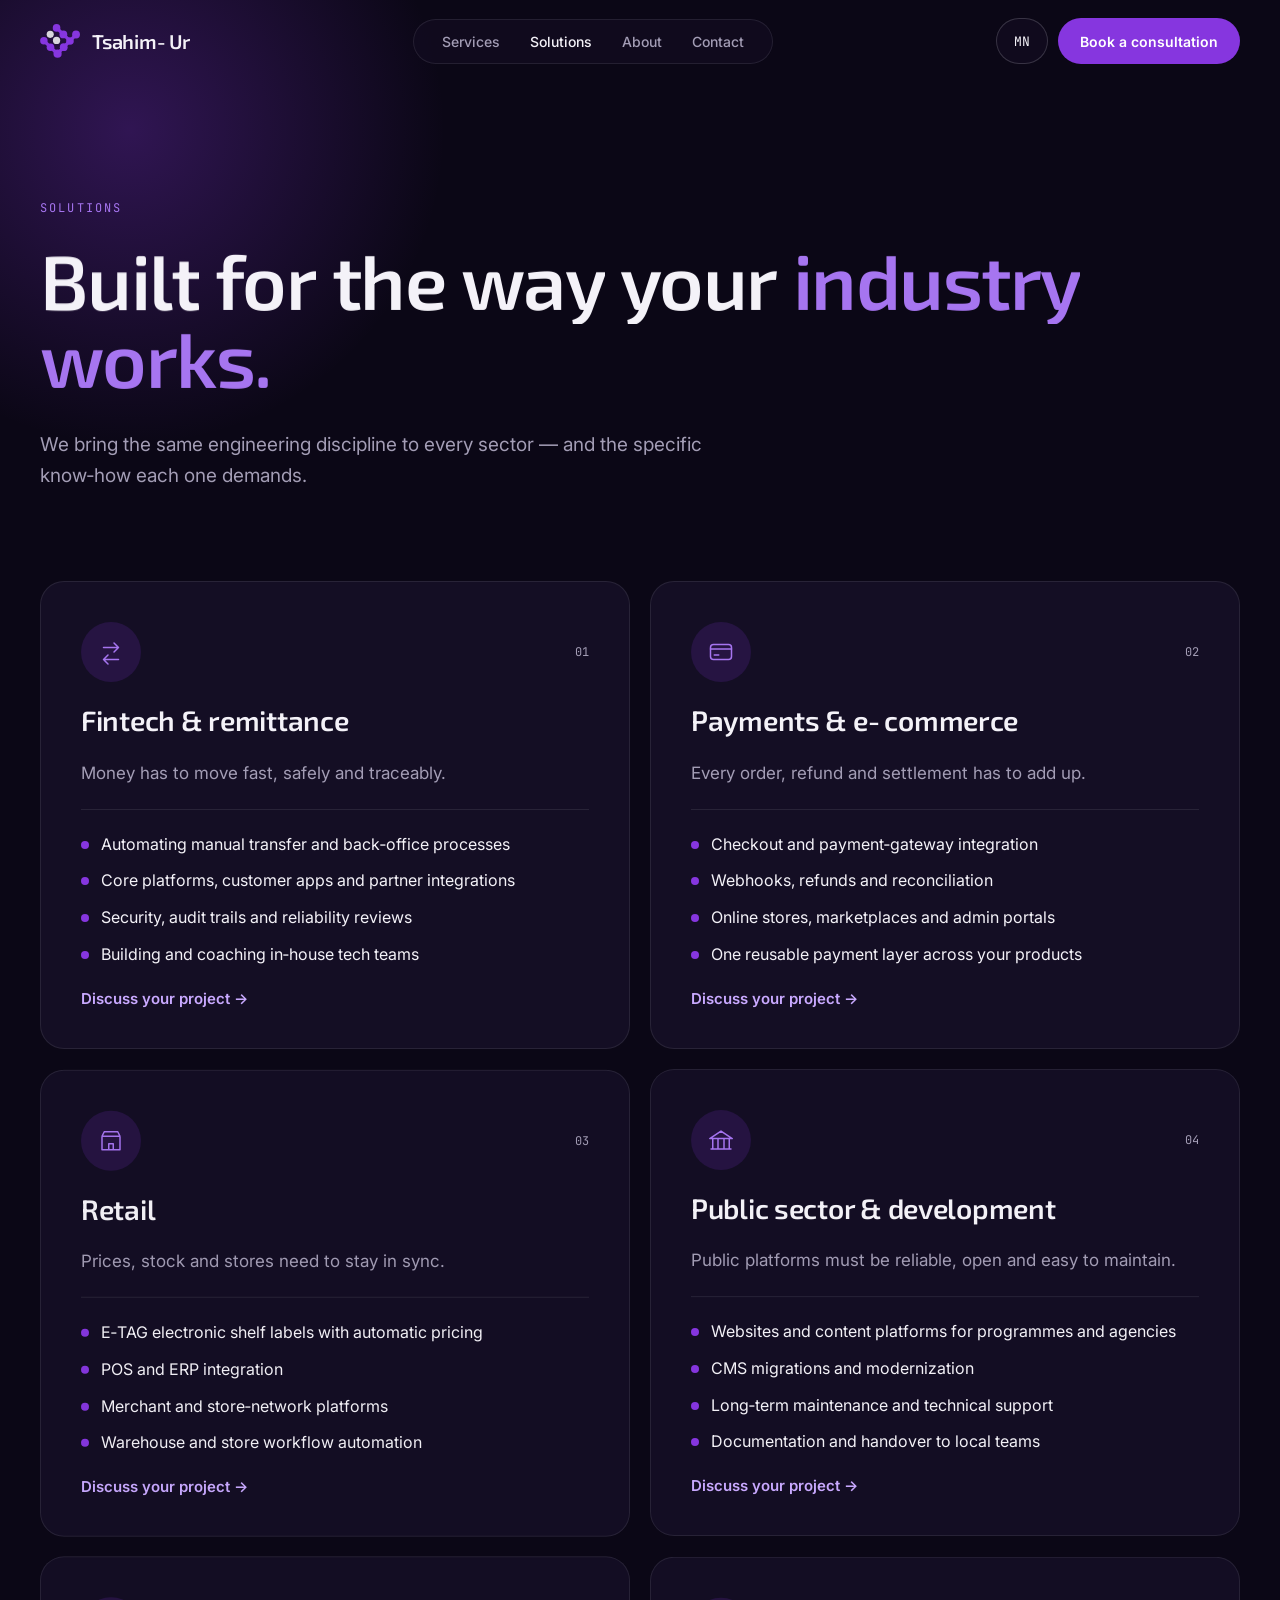
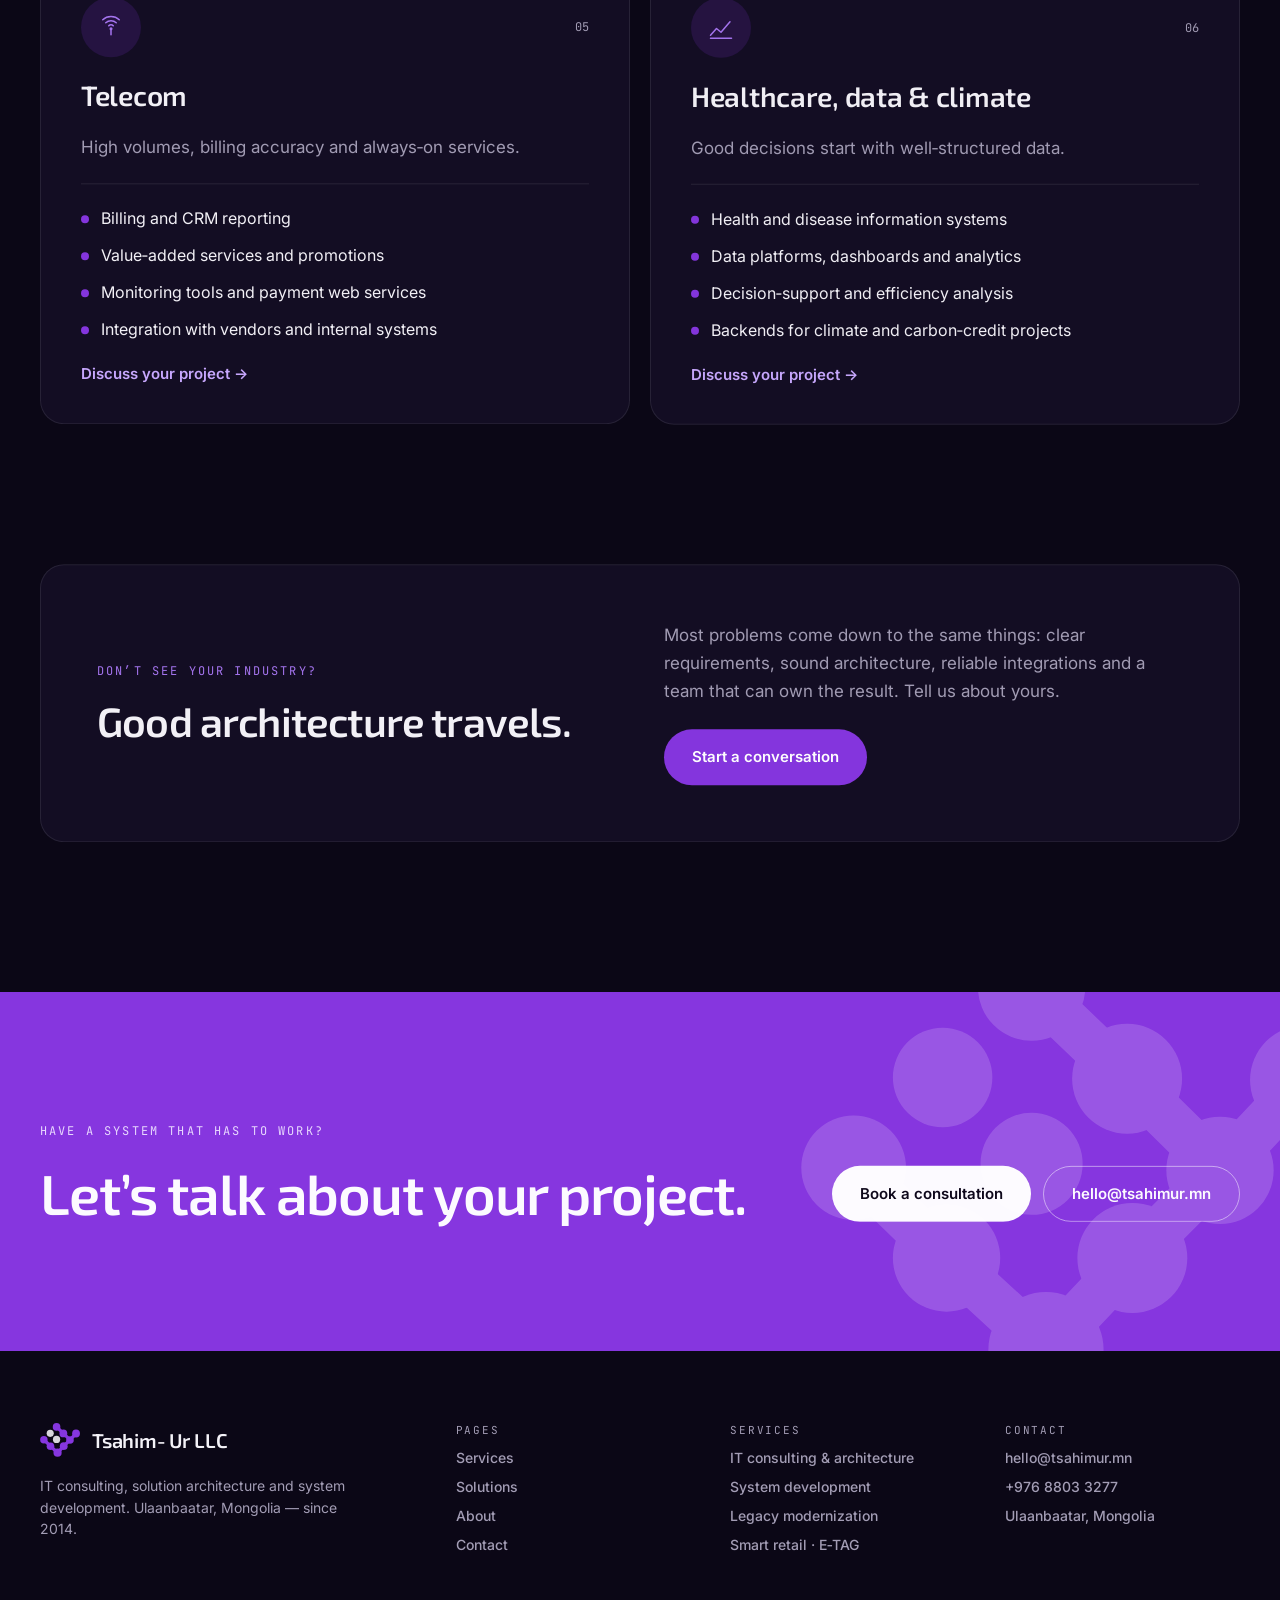
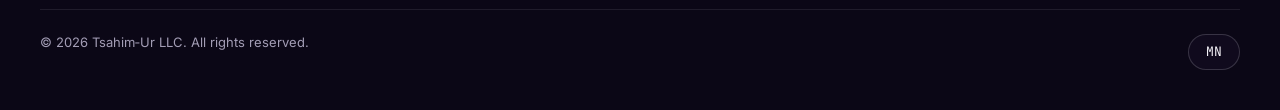
<file: solutions/index.html>
<!doctype html>
<html lang="en">
<head>
  <meta charset="utf-8">
  <meta name="viewport" content="width=device-width,initial-scale=1">
  <title>Solutions by industry — Tsahim-Ur LLC</title>
  <meta name="description" content="Technology solutions for fintech and remittance, payments and e-commerce, retail, public sector, telecom, healthcare and data.">
  <meta name="theme-color" content="#0B0716">
  <meta name="author" content="Tsahim-Ur LLC">
  <meta name="robots" content="index,follow">
  <meta name="referrer" content="strict-origin-when-cross-origin">
  <link rel="canonical" href="https://tsahimur.mn/solutions/">
  <link rel="alternate" hreflang="en" href="https://tsahimur.mn/solutions/?lang=en">
  <link rel="alternate" hreflang="mn" href="https://tsahimur.mn/solutions/?lang=mn">
  <link rel="alternate" hreflang="x-default" href="https://tsahimur.mn/solutions/">

  <link rel="icon" sizes="48x48" href="../favicon.ico">
  <link rel="icon" type="image/svg+xml" href="../assets/img/logo-mark.svg">
  <link rel="icon" type="image/png" sizes="32x32" href="../assets/favicons/favicon-32.png">
  <link rel="icon" type="image/png" sizes="16x16" href="../assets/favicons/favicon-16.png">
  <link rel="apple-touch-icon" sizes="152x152" href="../assets/favicons/apple-touch-icon-ipad-retina-152x152.png">
  <link rel="manifest" href="../assets/favicons/site.webmanifest">

  <meta property="og:type" content="website">
  <meta property="og:site_name" content="Tsahim-Ur LLC">
  <meta property="og:title" content="Solutions by industry — Tsahim-Ur LLC">
  <meta property="og:description" content="Technology solutions for fintech and remittance, payments and e-commerce, retail, public sector, telecom, healthcare and data.">
  <meta property="og:url" content="https://tsahimur.mn/solutions/">
  <meta property="og:locale" content="en_US">
  <meta property="og:locale:alternate" content="mn_MN">
  <meta property="og:image" content="https://tsahimur.mn/assets/tsahimur_logo_transparent.png">
  <meta property="og:image:alt" content="Tsahim-Ur LLC logo">
  <meta name="twitter:card" content="summary_large_image">
  <meta name="twitter:title" content="Solutions by industry — Tsahim-Ur LLC">
  <meta name="twitter:description" content="Technology solutions for fintech and remittance, payments and e-commerce, retail, public sector, telecom, healthcare and data.">
  <meta name="twitter:image" content="https://tsahimur.mn/assets/tsahimur_logo_transparent.png">

  <link rel="preconnect" href="https://fonts.googleapis.com">
  <link rel="preconnect" href="https://fonts.gstatic.com" crossorigin>
  <link rel="stylesheet" href="https://fonts.googleapis.com/css2?family=Exo+2:wght@300;400;500;600;700&family=Inter:wght@300;400;500;600;700&family=JetBrains+Mono:wght@400;500&display=swap">
  <link rel="stylesheet" href="../assets/css/site.css?v=202611241809">
  <script>window.SITE_URL = "https://tsahimur.mn";</script>
</head>
<body data-page="solutions">
<a class="skip" href="#main" data-i18n="skip">Skip to content</a>
<div class="cursor" aria-hidden="true"></div>
<div class="cursor-ring" aria-hidden="true"></div>
<header class="site-header">
  <div class="wrap">
    <a class="brand" href="../" aria-label="Tsahim-Ur home">
      <svg aria-hidden="true" viewBox="4 2 856 730"><g fill="none" stroke="#8636DF" stroke-width="70" stroke-linecap="round" stroke-linejoin="round"><polyline points="358,86 504,226 646,366 776,228"/><polyline points="646,366 512,500 380,640 228,500 86,362"/></g><g fill="#8636DF"><circle cx="358" cy="86" r="82"/><circle cx="504" cy="226" r="84"/><circle cx="646" cy="366" r="82"/><circle cx="776" cy="228" r="84"/><circle cx="512" cy="500" r="84"/><circle cx="380" cy="640" r="88"/><circle cx="228" cy="500" r="82"/><circle cx="86" cy="362" r="80"/></g><g fill="#D8D7DC"><circle cx="222" cy="224" r="76"/><circle cx="358" cy="356" r="78"/></g></svg>
      <span>Tsahim‑Ur</span>
    </a>
    <nav class="nav-links" aria-label="Primary">
      <a class="navlink" href="../services/"  data-i18n="nav_services">Services</a>
      <a class="navlink" href="../solutions/" aria-current="page" data-i18n="nav_solutions">Solutions</a>
      <a class="navlink" href="../about/"  data-i18n="nav_about">About</a>
      <a class="navlink" href="../contact/"  data-i18n="nav_contact">Contact</a>
    </nav>
    <div class="header-actions">
      <button class="lang-btn" type="button" data-lang-toggle data-i18n-aria="lang_switch" aria-label="Switch language"><span data-lang-label>MN</span></button>
      <a class="btn btn-v header-cta" data-magnetic href="../contact/" data-i18n="cta_book">Book a consultation</a>
      <button class="menu-btn" type="button" data-menu-btn aria-expanded="false" aria-controls="mobile-nav" data-i18n-aria="menu" aria-label="Open menu">
        <svg width="18" height="18" viewBox="0 0 18 18" fill="none" aria-hidden="true"><path d="M2 6h14M2 12h14" stroke="currentColor" stroke-width="1.5" stroke-linecap="round"/></svg>
      </button>
    </div>
  </div>
  <nav class="mobile-nav" id="mobile-nav" data-mobile-nav aria-label="Mobile">
    <a class="navlink" href="../" data-i18n="nav_home">Home</a>
    <a class="navlink" href="../services/" data-i18n="nav_services">Services</a>
    <a class="navlink" href="../solutions/" data-i18n="nav_solutions">Solutions</a>
    <a class="navlink" href="../about/" data-i18n="nav_about">About</a>
    <a class="btn btn-v" href="../contact/" style="margin-top:8px;justify-content:center" data-i18n="cta_book">Book a consultation</a>
  </nav>
</header>
<main id="main">
<section class="page-hero" style="padding-bottom:90px">
  <div class="glow" aria-hidden="true" style="width:900px;height:900px;left:-320px;top:-320px"></div>
  <div class="wrap" style="position:relative">
    <div class="eyebrow" data-fade data-i18n="so_eyebrow">Solutions</div>
    <h1 class="h1" data-split style="max-width:1100px" data-i18n="so_title">Built for the way your <span class="ac">industry works.</span></h1>
    <p class="lead" data-fade style="margin-top:32px;max-width:680px" data-i18n="so_sub">We bring the same engineering discipline to every sector — and the specific know‑how each one demands.</p>
  </div>
</section>
<section style="padding:0 0 140px">
  <div class="wrap g2">
    <article class="card pad hov" data-stagger style="padding:40px;gap:22px">
      <div style="display:flex;justify-content:space-between;align-items:center">
        <span class="icon-circle"><svg aria-hidden="true" viewBox="0 0 40 40" style="width:30px;height:30px"><path d="M10 14h20M24 8l6 6-6 6M30 30H10M16 24l-6 6 6 6" stroke="currentColor" stroke-width="2" fill="none" stroke-linecap="round" stroke-linejoin="round"/></svg></span>
        <span class="mono" style="font-size:12px;color:var(--mist)">01</span>
      </div>
      <h2 class="h3" style="font-size:28px;line-height:1.15" data-i18n="in1_t">Fintech &amp; remittance</h2>
      <p class="body" style="font-size:17px" data-i18n="in1_l">Money has to move fast, safely and traceably.</p>
      <div class="line"></div>
      <ul class="list"><li><span class="dot"></span><span data-i18n="in1_1">Automating manual transfer and back‑office processes</span></li><li><span class="dot"></span><span data-i18n="in1_2">Core platforms, customer apps and partner integrations</span></li><li><span class="dot"></span><span data-i18n="in1_3">Security, audit trails and reliability reviews</span></li><li><span class="dot"></span><span data-i18n="in1_4">Building and coaching in‑house tech teams</span></li></ul>
      <a class="arrow-link" href="../contact/" style="margin-top:auto" data-i18n="so_discuss">Discuss your project →</a>
    </article>
    <article class="card pad hov" data-stagger style="padding:40px;gap:22px">
      <div style="display:flex;justify-content:space-between;align-items:center">
        <span class="icon-circle"><svg aria-hidden="true" viewBox="0 0 40 40" style="width:30px;height:30px"><rect x="6" y="10" width="28" height="20" rx="4" stroke="currentColor" stroke-width="2" fill="none"/><path d="M6 16h28M11 24h6" stroke="currentColor" stroke-width="2" stroke-linecap="round"/></svg></span>
        <span class="mono" style="font-size:12px;color:var(--mist)">02</span>
      </div>
      <h2 class="h3" style="font-size:28px;line-height:1.15" data-i18n="in2_t">Payments &amp; e‑commerce</h2>
      <p class="body" style="font-size:17px" data-i18n="in2_l">Every order, refund and settlement has to add up.</p>
      <div class="line"></div>
      <ul class="list"><li><span class="dot"></span><span data-i18n="in2_1">Checkout and payment‑gateway integration</span></li><li><span class="dot"></span><span data-i18n="in2_2">Webhooks, refunds and reconciliation</span></li><li><span class="dot"></span><span data-i18n="in2_3">Online stores, marketplaces and admin portals</span></li><li><span class="dot"></span><span data-i18n="in2_4">One reusable payment layer across your products</span></li></ul>
      <a class="arrow-link" href="../contact/" style="margin-top:auto" data-i18n="so_discuss">Discuss your project →</a>
    </article>
    <article class="card pad hov" data-stagger style="padding:40px;gap:22px">
      <div style="display:flex;justify-content:space-between;align-items:center">
        <span class="icon-circle"><svg aria-hidden="true" viewBox="0 0 40 40" style="width:30px;height:30px"><path d="M8 14l3-6h18l3 6M8 14v18h24V14M8 14h24M17 32v-8h6v8" stroke="currentColor" stroke-width="2" fill="none" stroke-linejoin="round"/></svg></span>
        <span class="mono" style="font-size:12px;color:var(--mist)">03</span>
      </div>
      <h2 class="h3" style="font-size:28px;line-height:1.15" data-i18n="in3_t">Retail</h2>
      <p class="body" style="font-size:17px" data-i18n="in3_l">Prices, stock and stores need to stay in sync.</p>
      <div class="line"></div>
      <ul class="list"><li><span class="dot"></span><span data-i18n="in3_1">E‑TAG electronic shelf labels with automatic pricing</span></li><li><span class="dot"></span><span data-i18n="in3_2">POS and ERP integration</span></li><li><span class="dot"></span><span data-i18n="in3_3">Merchant and store‑network platforms</span></li><li><span class="dot"></span><span data-i18n="in3_4">Warehouse and store workflow automation</span></li></ul>
      <a class="arrow-link" href="../contact/" style="margin-top:auto" data-i18n="so_discuss">Discuss your project →</a>
    </article>
    <article class="card pad hov" data-stagger style="padding:40px;gap:22px">
      <div style="display:flex;justify-content:space-between;align-items:center">
        <span class="icon-circle"><svg aria-hidden="true" viewBox="0 0 40 40" style="width:30px;height:30px"><path d="M6 32h28M9 32V18M16 32V18M24 32V18M31 32V18M5 18l15-10 15 10z" stroke="currentColor" stroke-width="2" fill="none" stroke-linejoin="round"/></svg></span>
        <span class="mono" style="font-size:12px;color:var(--mist)">04</span>
      </div>
      <h2 class="h3" style="font-size:28px;line-height:1.15" data-i18n="in4_t">Public sector &amp; development</h2>
      <p class="body" style="font-size:17px" data-i18n="in4_l">Public platforms must be reliable, open and easy to maintain.</p>
      <div class="line"></div>
      <ul class="list"><li><span class="dot"></span><span data-i18n="in4_1">Websites and content platforms for programmes and agencies</span></li><li><span class="dot"></span><span data-i18n="in4_2">CMS migrations and modernization</span></li><li><span class="dot"></span><span data-i18n="in4_3">Long‑term maintenance and technical support</span></li><li><span class="dot"></span><span data-i18n="in4_4">Documentation and handover to local teams</span></li></ul>
      <a class="arrow-link" href="../contact/" style="margin-top:auto" data-i18n="so_discuss">Discuss your project →</a>
    </article>
    <article class="card pad hov" data-stagger style="padding:40px;gap:22px">
      <div style="display:flex;justify-content:space-between;align-items:center">
        <span class="icon-circle"><svg aria-hidden="true" viewBox="0 0 40 40" style="width:30px;height:30px"><path d="M20 30v-8M13 14a10 10 0 0 1 14 0M9 10a16 16 0 0 1 22 0M17 18a4 4 0 0 1 6 0" stroke="currentColor" stroke-width="2" fill="none" stroke-linecap="round"/><circle cx="20" cy="22" r="2" fill="currentColor"/></svg></span>
        <span class="mono" style="font-size:12px;color:var(--mist)">05</span>
      </div>
      <h2 class="h3" style="font-size:28px;line-height:1.15" data-i18n="in5_t">Telecom</h2>
      <p class="body" style="font-size:17px" data-i18n="in5_l">High volumes, billing accuracy and always‑on services.</p>
      <div class="line"></div>
      <ul class="list"><li><span class="dot"></span><span data-i18n="in5_1">Billing and CRM reporting</span></li><li><span class="dot"></span><span data-i18n="in5_2">Value‑added services and promotions</span></li><li><span class="dot"></span><span data-i18n="in5_3">Monitoring tools and payment web services</span></li><li><span class="dot"></span><span data-i18n="in5_4">Integration with vendors and internal systems</span></li></ul>
      <a class="arrow-link" href="../contact/" style="margin-top:auto" data-i18n="so_discuss">Discuss your project →</a>
    </article>
    <article class="card pad hov" data-stagger style="padding:40px;gap:22px">
      <div style="display:flex;justify-content:space-between;align-items:center">
        <span class="icon-circle"><svg aria-hidden="true" viewBox="0 0 40 40" style="width:30px;height:30px"><path d="M6 30l8-9 6 5 12-14" stroke="currentColor" stroke-width="2" fill="none" stroke-linecap="round" stroke-linejoin="round"/><path d="M6 34h28" stroke="currentColor" stroke-width="2" stroke-linecap="round"/></svg></span>
        <span class="mono" style="font-size:12px;color:var(--mist)">06</span>
      </div>
      <h2 class="h3" style="font-size:28px;line-height:1.15" data-i18n="in6_t">Healthcare, data &amp; climate</h2>
      <p class="body" style="font-size:17px" data-i18n="in6_l">Good decisions start with well‑structured data.</p>
      <div class="line"></div>
      <ul class="list"><li><span class="dot"></span><span data-i18n="in6_1">Health and disease information systems</span></li><li><span class="dot"></span><span data-i18n="in6_2">Data platforms, dashboards and analytics</span></li><li><span class="dot"></span><span data-i18n="in6_3">Decision‑support and efficiency analysis</span></li><li><span class="dot"></span><span data-i18n="in6_4">Backends for climate and carbon‑credit projects</span></li></ul>
      <a class="arrow-link" href="../contact/" style="margin-top:auto" data-i18n="so_discuss">Discuss your project →</a>
    </article>
  </div>
</section>
<section class="section">
  <div class="wrap">
    <div class="card split" data-reveal style="padding:56px;align-items:center;gap:48px">
      <div><div class="eyebrow" style="margin-bottom:20px" data-i18n="so_more_eyebrow">Don’t see your industry?</div><h2 class="h2 sm" data-i18n="so_more_title">Good architecture travels.</h2></div>
      <div style="display:flex;flex-direction:column;gap:24px;align-items:flex-start"><p class="lead" style="font-size:17px" data-i18n="so_more_body">Most problems come down to the same things: clear requirements, sound architecture, reliable integrations and a team that can own the result. Tell us about yours.</p><a class="btn btn-v" data-magnetic href="../contact/" data-i18n="so_more_cta">Start a conversation</a></div>
    </div>
  </div>
</section>
</main>
<section class="cta-band">
  <svg class="mark" aria-hidden="true" viewBox="4 2 856 730"><g fill="none" stroke="#fff" stroke-width="70" stroke-linecap="round" stroke-linejoin="round"><polyline points="358,86 504,226 646,366 776,228"/><polyline points="646,366 512,500 380,640 228,500 86,362"/></g><g fill="#fff"><circle cx="358" cy="86" r="82"/><circle cx="504" cy="226" r="84"/><circle cx="646" cy="366" r="82"/><circle cx="776" cy="228" r="84"/><circle cx="512" cy="500" r="84"/><circle cx="380" cy="640" r="88"/><circle cx="228" cy="500" r="82"/><circle cx="86" cy="362" r="80"/><circle cx="222" cy="224" r="76"/><circle cx="358" cy="356" r="78"/></g></svg>
  <div class="wrap">
    <div style="max-width:760px">
      <div class="eyebrow" data-reveal style="color:#EBDDFF" data-i18n="band_eyebrow">Have a system that has to work?</div>
      <h2 class="h2" data-reveal style="color:#fff" data-i18n="band_title">Let’s talk about your project.</h2>
    </div>
    <div data-reveal style="display:flex;flex-wrap:wrap;gap:12px">
      <a class="btn btn-w" data-magnetic href="../contact/" data-i18n="cta_book">Book a consultation</a>
      <a class="btn btn-ow" data-magnetic href="mailto:hello@tsahimur.mn">hello@tsahimur.mn</a>
    </div>
  </div>
</section>
<footer class="site-footer">
  <div class="wrap">
    <div class="foot-grid">
      <div class="foot-col" style="gap:18px">
        <span class="brand"><svg aria-hidden="true" viewBox="4 2 856 730"><g fill="none" stroke="#8636DF" stroke-width="70" stroke-linecap="round" stroke-linejoin="round"><polyline points="358,86 504,226 646,366 776,228"/><polyline points="646,366 512,500 380,640 228,500 86,362"/></g><g fill="#8636DF"><circle cx="358" cy="86" r="82"/><circle cx="504" cy="226" r="84"/><circle cx="646" cy="366" r="82"/><circle cx="776" cy="228" r="84"/><circle cx="512" cy="500" r="84"/><circle cx="380" cy="640" r="88"/><circle cx="228" cy="500" r="82"/><circle cx="86" cy="362" r="80"/></g><g fill="#D8D7DC"><circle cx="222" cy="224" r="76"/><circle cx="358" cy="356" r="78"/></g></svg><span>Tsahim‑Ur LLC</span></span>
        <p class="small" style="margin:0;max-width:320px" data-i18n="foot_tag">IT consulting, solution architecture and system development. Ulaanbaatar, Mongolia — since 2014.</p>
      </div>
      <nav class="foot-col" aria-label="Footer">
        <span class="foot-label" data-i18n="foot_pages">Pages</span>
        <a class="navlink" href="../services/" data-i18n="nav_services">Services</a>
        <a class="navlink" href="../solutions/" data-i18n="nav_solutions">Solutions</a>
        <a class="navlink" href="../about/" data-i18n="nav_about">About</a>
        <a class="navlink" href="../contact/" data-i18n="nav_contact">Contact</a>
      </nav>
      <div class="foot-col">
        <span class="foot-label" data-i18n="foot_services">Services</span>
        <a class="navlink" href="../services/#s1" data-i18n="svc1_t">IT consulting &amp; architecture</a>
        <a class="navlink" href="../services/#s2" data-i18n="svc2_t">System development</a>
        <a class="navlink" href="../services/#s3" data-i18n="svc3_t">Legacy modernization</a>
        <a class="navlink" href="../services/#s6" data-i18n="svc6_t">Smart retail · E‑TAG</a>
      </div>
      <div class="foot-col">
        <span class="foot-label" data-i18n="foot_contact">Contact</span>
        <a class="navlink" href="mailto:hello@tsahimur.mn">hello@tsahimur.mn</a>
        <a class="navlink" href="tel:+97688033277">+976 8803 3277</a>
        <span class="navlink" data-i18n="foot_loc">Ulaanbaatar, Mongolia</span>
      </div>
    </div>
    <div class="line" style="margin:56px 0 24px"></div>
    <div class="foot-bottom">
      <span>© <span data-year>2026</span> Tsahim‑Ur LLC. <span data-i18n="foot_rights">All rights reserved.</span></span>
      <button class="lang-btn" type="button" data-lang-toggle data-i18n-aria="lang_switch" aria-label="Switch language" style="height:36px"><span data-lang-label>MN</span></button>
    </div>
  </div>
</footer>
<script src="../assets/js/i18n.js?v=202611241809"></script>
<script src="../assets/vendor/gsap.min.js"></script>
<script src="../assets/vendor/ScrollTrigger.min.js"></script>
<script src="../assets/vendor/lenis.min.js"></script>
<script src="../assets/js/site.js?v=202611241809"></script>
</body>
</html>
</file>
<file: assets/css/site.css>
/* Tsahim-Ur — site styles. Brand tokens come from the Tsahim-Ur brand book. */
:root{
  --midnight:#0B0716;
  --plum:#140E24;
  --plum-2:#1A1230;
  --plum-3:#1D1533;
  --band:#0E0A1B;
  --violet:#8636DF;
  --violet-hover:#9446EC;
  --signal:#A675F0;
  --lilac:#C9A9FF;
  --silver:#D8D7DC;
  --cloud:#F4F2F8;
  --mist:#A39DB5;
  --line:rgba(216,215,220,.1);
  --font-display:'Exo 2',system-ui,sans-serif;
  --font-body:'Inter',system-ui,sans-serif;
  --font-mono:'JetBrains Mono',ui-monospace,monospace;
}
*{box-sizing:border-box}
html,body{margin:0;background:var(--midnight)}
html.lenis,html.lenis body{height:auto}
.lenis.lenis-smooth{scroll-behavior:auto!important}
html{overflow-x:clip}
body{color:var(--cloud);font-family:var(--font-body);-webkit-font-smoothing:antialiased;overflow-x:clip}
::selection{background:var(--violet);color:#fff}
a{color:var(--signal);text-decoration:none}
a:hover{color:var(--cloud)}
img,svg{display:block}
button{font:inherit}
:focus-visible{outline:2px solid var(--signal);outline-offset:3px;border-radius:6px}
.skip{position:absolute;left:-999px;top:12px;z-index:200;background:var(--violet);color:#fff;padding:10px 16px;border-radius:10px}
.skip:focus{left:12px}

/* Layout */
.wrap{max-width:1320px;margin:0 auto;padding:0 40px}
.g2,.g3,.g4{display:grid;gap:20px}
.g2{grid-template-columns:repeat(2,minmax(0,1fr))}
.g3{grid-template-columns:repeat(3,minmax(0,1fr))}
.g4{grid-template-columns:repeat(4,minmax(0,1fr))}
.split{display:grid;grid-template-columns:minmax(0,1fr) minmax(0,1fr);gap:56px}
.section{padding:0 0 150px}
.head-row{display:flex;flex-wrap:wrap;justify-content:space-between;align-items:flex-end;gap:32px;margin-bottom:60px}

/* Type */
.eyebrow{font-family:var(--font-mono);font-size:12px;letter-spacing:.18em;text-transform:uppercase;color:var(--signal);margin-bottom:24px}
.h1{margin:0;font-family:var(--font-display);font-weight:600;font-size:clamp(40px,6vw,92px);line-height:1.02;letter-spacing:-.02em}
.h2{margin:0;font-family:var(--font-display);font-weight:600;font-size:clamp(32px,4.4vw,64px);line-height:1.05;letter-spacing:-.02em}
.h2.sm{font-size:clamp(28px,3.2vw,48px)}
.h3{margin:0;font-family:var(--font-display);font-weight:600;font-size:22px;line-height:1.25;letter-spacing:-.01em}
.lead{margin:0;font-size:19px;line-height:1.65;color:var(--mist)}
.body{margin:0;font-size:16px;line-height:1.65;color:var(--mist)}
.small{font-size:14px;line-height:1.55;color:var(--mist)}
.mono{font-family:var(--font-mono)}
.ac{color:var(--signal)}
.mask{display:inline-block;overflow:hidden;vertical-align:top;padding-bottom:.08em;margin-bottom:-.08em}
.hw{display:inline-block;will-change:transform}

/* Components */
.card{border-radius:24px;border:1px solid var(--line);background:var(--plum);transition:border-color .5s,background .5s;color:var(--cloud)}
a.card:hover,.card.hov:hover{border-color:rgba(166,117,240,.5);background:var(--plum-2);color:var(--cloud)}
.card.pad{padding:36px;display:flex;flex-direction:column;gap:16px}
.card.feature{background:var(--violet);border-color:var(--violet);color:#fff}
.card.feature:hover{background:var(--violet-hover);border-color:var(--violet-hover)}
.chip{display:inline-flex;align-items:center;padding:7px 13px;border-radius:999px;background:rgba(166,117,240,.12);font-family:var(--font-mono);font-size:12px;color:var(--lilac)}
.pill{display:inline-flex;align-items:center;padding:16px 24px;border-radius:999px;border:1px solid rgba(216,215,220,.16);font-size:17px;font-weight:500}
.line{height:1px;background:var(--line)}
.btn{display:inline-flex;align-items:center;gap:12px;height:56px;padding:0 28px;border-radius:999px;font-size:15px;font-weight:600;cursor:pointer;border:0}
.btn svg{width:14px;height:14px}
.btn-v{background:var(--violet);color:#fff;transition:background .35s,box-shadow .35s}
.btn-v:hover{background:var(--violet-hover);color:#fff;box-shadow:0 10px 40px -6px rgba(134,54,223,.7)}
.btn-o{color:var(--cloud);border:1px solid rgba(216,215,220,.25);background:transparent;transition:border-color .35s,background .35s}
.btn-o:hover{border-color:var(--signal);background:rgba(166,117,240,.08);color:var(--cloud)}
.btn-w{background:#fff;color:var(--midnight)}
.btn-w:hover{color:var(--midnight);box-shadow:0 10px 40px -6px rgba(0,0,0,.4)}
.btn-ow{color:#fff;border:1px solid rgba(255,255,255,.5)}
.btn-ow:hover{color:#fff;background:rgba(255,255,255,.1)}
.arrow-link{color:var(--lilac);font-weight:600;font-size:15px;display:inline-flex;gap:8px;align-items:center}
.arrow-link:hover{color:var(--cloud)}
.pick{height:44px;padding:0 18px;border-radius:999px;border:1px solid rgba(216,215,220,.2);background:transparent;color:var(--silver);font-size:14px;cursor:pointer;transition:all .3s;display:inline-flex;align-items:center}
.pick:hover{border-color:var(--signal);color:var(--cloud)}
.pick.on,.pick[aria-pressed="true"]{background:var(--violet);border-color:var(--violet);color:#fff}
.num{font-family:var(--font-display);font-weight:600;font-size:44px;letter-spacing:-.02em;line-height:1.1}
.dot{width:8px;height:8px;margin-top:9px;flex:none;border-radius:50%;background:var(--violet)}
.list{margin:0;padding:0;list-style:none;display:flex;flex-direction:column;gap:12px;font-size:16px;line-height:1.55;color:var(--cloud)}
.list li{display:flex;gap:12px}
.icon-circle{width:60px;height:60px;border-radius:50%;background:rgba(134,54,223,.16);color:var(--signal);display:inline-flex;align-items:center;justify-content:center}
.avatar{flex:none;border-radius:50%;background:var(--silver);color:var(--midnight);display:flex;align-items:center;justify-content:center;font-family:var(--font-display);font-weight:600}

/* Header */
.site-header{position:fixed;top:0;left:0;right:0;z-index:50;padding:18px 0;transition:background .5s,padding .5s,backdrop-filter .5s}
.site-header.scrolled{background:rgba(11,7,22,.8);backdrop-filter:blur(16px);-webkit-backdrop-filter:blur(16px);padding:12px 0}
.site-header .wrap{display:flex;align-items:center;justify-content:space-between;gap:24px}
.brand{display:flex;align-items:center;gap:12px;color:var(--cloud)}
.brand svg{width:40px;height:34px}
.brand span{font-family:var(--font-display);font-weight:600;font-size:20px;letter-spacing:-.01em}
.nav-links{display:flex;gap:30px;align-items:center;padding:13px 28px;border:1px solid var(--line);border-radius:999px;background:rgba(20,14,36,.6);backdrop-filter:blur(14px);-webkit-backdrop-filter:blur(14px)}
.navlink{color:var(--mist);font-size:14px;font-weight:500;transition:color .3s}
.navlink:hover,.navlink[aria-current="page"]{color:var(--cloud)}
.header-actions{display:flex;align-items:center;gap:10px}
.lang-btn{height:46px;min-width:52px;padding:0 14px;border-radius:999px;border:1px solid rgba(216,215,220,.2);background:rgba(20,14,36,.6);color:var(--cloud);font-family:var(--font-mono);font-size:13px;cursor:pointer}
.lang-btn:hover{border-color:var(--signal)}
.header-cta{height:46px;padding:0 22px;font-size:14px}
.menu-btn{display:none;width:48px;height:48px;align-items:center;justify-content:center;border-radius:999px;border:1px solid rgba(216,215,220,.2);background:rgba(20,14,36,.8);color:var(--cloud);cursor:pointer}
.mobile-nav{display:none;margin:12px 16px 0;padding:16px;border-radius:20px;border:1px solid rgba(216,215,220,.12);background:rgba(20,14,36,.97);flex-direction:column}
.mobile-nav.open{display:flex}
.mobile-nav .navlink{padding:14px 8px;font-size:18px}

/* Hero */
.hero{position:relative;min-height:920px;display:flex;flex-direction:column;justify-content:center;padding:150px 0 70px;overflow:hidden;--mx:70%;--my:40%}
.hero-dots,.hero-spot{position:absolute;inset:0;pointer-events:none;background-size:48px 48px,48px 48px;background-position:0 0,24px 24px}
.hero-dots{background-image:radial-gradient(rgba(216,215,220,.13) 1.4px,transparent 1.8px),radial-gradient(rgba(216,215,220,.13) 1.4px,transparent 1.8px)}
.hero-spot{background-image:radial-gradient(var(--signal) 2px,transparent 2.6px),radial-gradient(var(--signal) 2px,transparent 2.6px);-webkit-mask-image:radial-gradient(240px circle at var(--mx) var(--my),#000,transparent 75%);mask-image:radial-gradient(240px circle at var(--mx) var(--my),#000,transparent 75%)}
.glow{position:absolute;border-radius:50%;pointer-events:none;background:radial-gradient(closest-side,rgba(134,54,223,.3),rgba(134,54,223,0) 70%)}
.hero-grid{position:relative;width:100%;display:grid;grid-template-columns:minmax(0,1.3fr) minmax(0,1fr);gap:48px;align-items:center}
.badge{display:inline-flex;align-items:center;gap:12px;margin-bottom:34px;padding:8px 16px 8px 10px;border-radius:999px;border:1px solid rgba(166,117,240,.3);background:rgba(134,54,223,.1);font-family:var(--font-mono);font-size:12px;letter-spacing:.14em;text-transform:uppercase;color:var(--lilac)}
.badge i{width:8px;height:8px;border-radius:50%;background:var(--signal);box-shadow:0 0 0 5px rgba(166,117,240,.2)}
.hero-mark{position:relative;width:100%;max-width:540px;justify-self:end}
.hero-mark svg{width:100%;height:auto;overflow:visible}
.stats{position:relative;width:100%;margin-top:90px;padding-top:36px;border-top:1px solid var(--line)}
.page-hero{position:relative;padding:200px 0 100px;overflow:hidden}

/* Marquee */
.strip{border-top:1px solid rgba(216,215,220,.08);border-bottom:1px solid rgba(216,215,220,.08);background:var(--band);padding:30px 0;overflow:hidden}
.strip-track{white-space:nowrap;overflow:hidden}
.marquee{display:inline-flex;gap:0;align-items:center;font-family:var(--font-display);font-size:26px;color:var(--silver);will-change:transform}
.marquee b{color:var(--violet);font-weight:400}

/* Process */
.path{position:relative}
.path-line{position:absolute;left:32px;right:32px;top:31px;height:4px;border-radius:4px;background:rgba(216,215,220,.1)}
.path-line i{display:block;height:100%;width:100%;background:var(--violet);border-radius:4px;transform-origin:left}
.step{display:flex;flex-direction:column;gap:18px}
.step-node{width:66px;height:66px;border-radius:50%;background:var(--violet);display:flex;align-items:center;justify-content:center;font-family:var(--font-display);font-weight:600;box-shadow:0 0 0 10px var(--midnight)}
.step-node.silver{background:var(--silver);color:var(--midnight)}

/* Services detail */
.svc-row{display:grid;grid-template-columns:minmax(0,1fr) minmax(0,1.15fr);gap:56px;padding:64px 0;border-top:1px solid var(--line);scroll-margin-top:90px}
.svc-num{font-family:var(--font-display);font-weight:300;font-size:72px;line-height:1;color:transparent;-webkit-text-stroke:1px rgba(166,117,240,.6)}

/* CTA band + footer */
.cta-band{position:relative;overflow:hidden;padding:130px 0;background:var(--violet)}
.cta-band .wrap{position:relative;display:flex;flex-wrap:wrap;justify-content:space-between;align-items:flex-end;gap:40px}
.cta-band .mark{position:absolute;right:-80px;top:50%;width:560px;height:478px;margin-top:-239px;opacity:.16}
.site-footer{padding:72px 0 40px}
.foot-grid{display:grid;grid-template-columns:minmax(0,1.6fr) repeat(3,minmax(0,1fr));gap:40px}
.foot-col{display:flex;flex-direction:column;gap:12px}
.foot-label{font-family:var(--font-mono);font-size:11px;letter-spacing:.16em;color:var(--mist);text-transform:uppercase}
.foot-bottom{display:flex;flex-wrap:wrap;justify-content:space-between;gap:16px;font-size:13px;color:var(--mist)}

/* Form */
.field{display:flex;flex-direction:column;gap:8px}
.field label,.legend{font-size:13px;font-weight:600;color:var(--silver)}
.inp{height:54px;padding:0 18px;border-radius:14px;border:1px solid rgba(216,215,220,.18);background:var(--midnight);color:var(--cloud);font:inherit;font-size:16px;outline:none;transition:border-color .3s;width:100%}
.inp:focus{border-color:var(--signal)}
textarea.inp{height:150px;padding:16px 18px;resize:vertical}
fieldset{border:0;margin:0;padding:0;display:flex;flex-direction:column;gap:12px}
.picks{display:flex;flex-wrap:wrap;gap:10px}
.next-step{display:flex;gap:16px}
.next-step b{width:32px;height:32px;flex:none;border-radius:50%;background:var(--violet);display:flex;align-items:center;justify-content:center;font-size:13px}
.next-step b.silver{background:var(--silver);color:var(--midnight)}

/* Cursor */
.cursor{position:fixed;left:0;top:0;width:8px;height:8px;margin:-4px 0 0 -4px;border-radius:50%;background:var(--signal);pointer-events:none;z-index:100;opacity:0}
.cursor-ring{position:fixed;left:0;top:0;width:42px;height:42px;margin:-21px 0 0 -21px;border-radius:50%;border:1px solid rgba(166,117,240,.55);pointer-events:none;z-index:100;opacity:0}
.has-cursor .cursor,.has-cursor .cursor-ring{opacity:1}
@media (hover:none),(pointer:coarse){.cursor,.cursor-ring{display:none}}

/* Responsive */
@media (max-width:1000px){
  .g4{grid-template-columns:repeat(2,minmax(0,1fr))}
  .g3{grid-template-columns:repeat(2,minmax(0,1fr))}
  .foot-grid{grid-template-columns:repeat(2,minmax(0,1fr))}
}
@media (max-width:860px){
  .nav-links,.header-cta{display:none}
  .menu-btn{display:inline-flex}
}
@media (max-width:760px){
  .wrap{padding:0 22px}
  .g2,.g3,.g4,.split,.hero-grid,.svc-row,.foot-grid{grid-template-columns:minmax(0,1fr)}
  .hero{min-height:0;padding-top:130px}
  .hero-mark{order:-1;max-width:240px;margin:0 auto;justify-self:center}
  .path-line{display:none}
  .page-hero{padding:150px 0 70px}
  .section{padding-bottom:100px}
  .card.pad{padding:28px}
}
@media (prefers-reduced-motion:reduce){*{scroll-behavior:auto!important}}
</file>
